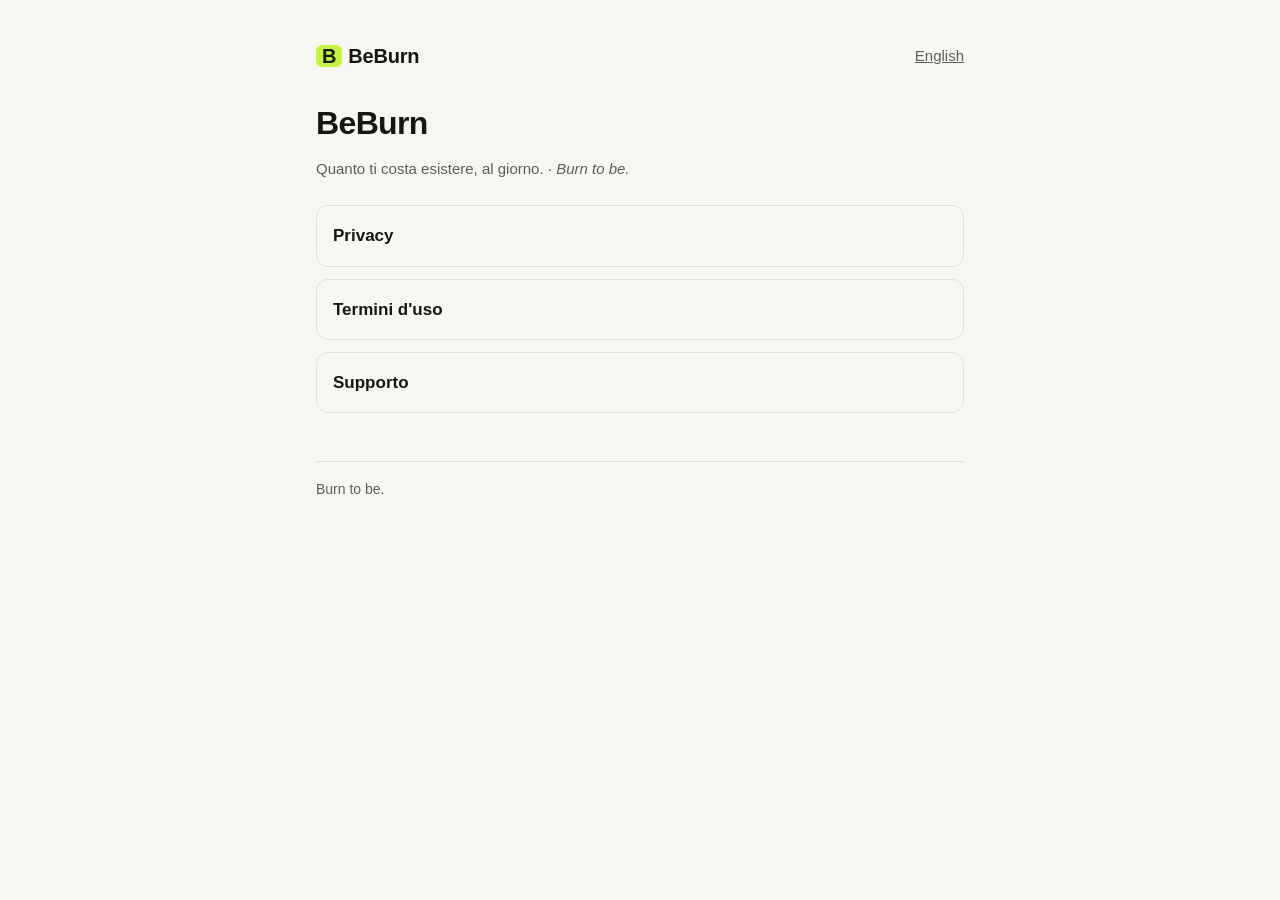
<file: index.html>
<!doctype html>
<html lang="it">
<head>
<meta charset="utf-8">
<meta name="viewport" content="width=device-width, initial-scale=1">
<title>BeBurn</title>
<meta name="description" content="BeBurn: privacy, termini e supporto.">
<link rel="stylesheet" href="style.css">
</head>
<body>
<main>
<header>
<a class="brand" href=""><span>B</span>BeBurn</a>
<a class="lang" href="en/" hreflang="en">English</a>
</header>
<h1>BeBurn</h1><p class="updated">Quanto ti costa esistere, al giorno. · <em>Burn to be.</em></p><div class="links"><a href="privacy/">Privacy</a><a href="termini/">Termini d'uso</a><a href="supporto/">Supporto</a></div>
<footer>Burn to be.</footer>
</main>
</body>
</html>
</file>
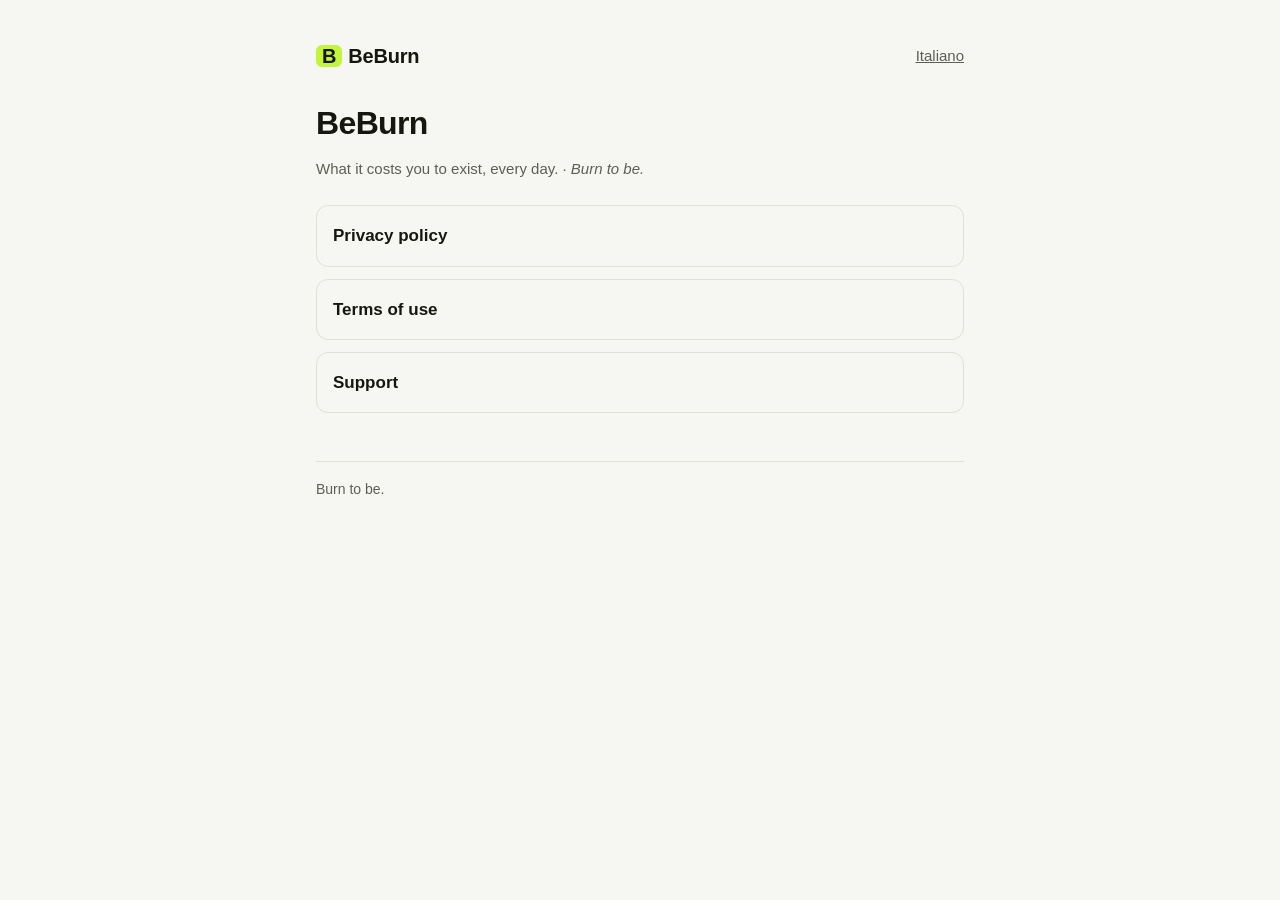
<file: en/index.html>
<!doctype html>
<html lang="en">
<head>
<meta charset="utf-8">
<meta name="viewport" content="width=device-width, initial-scale=1">
<title>BeBurn</title>
<meta name="description" content="BeBurn: privacy, terms and support.">
<link rel="stylesheet" href="../style.css">
</head>
<body>
<main>
<header>
<a class="brand" href="../en/"><span>B</span>BeBurn</a>
<a class="lang" href="../" hreflang="it">Italiano</a>
</header>
<h1>BeBurn</h1><p class="updated">What it costs you to exist, every day. · <em>Burn to be.</em></p><div class="links"><a href="../privacy/en/">Privacy policy</a><a href="../termini/en/">Terms of use</a><a href="../supporto/en/">Support</a></div>
<footer>Burn to be.</footer>
</main>
</body>
</html>
</file>
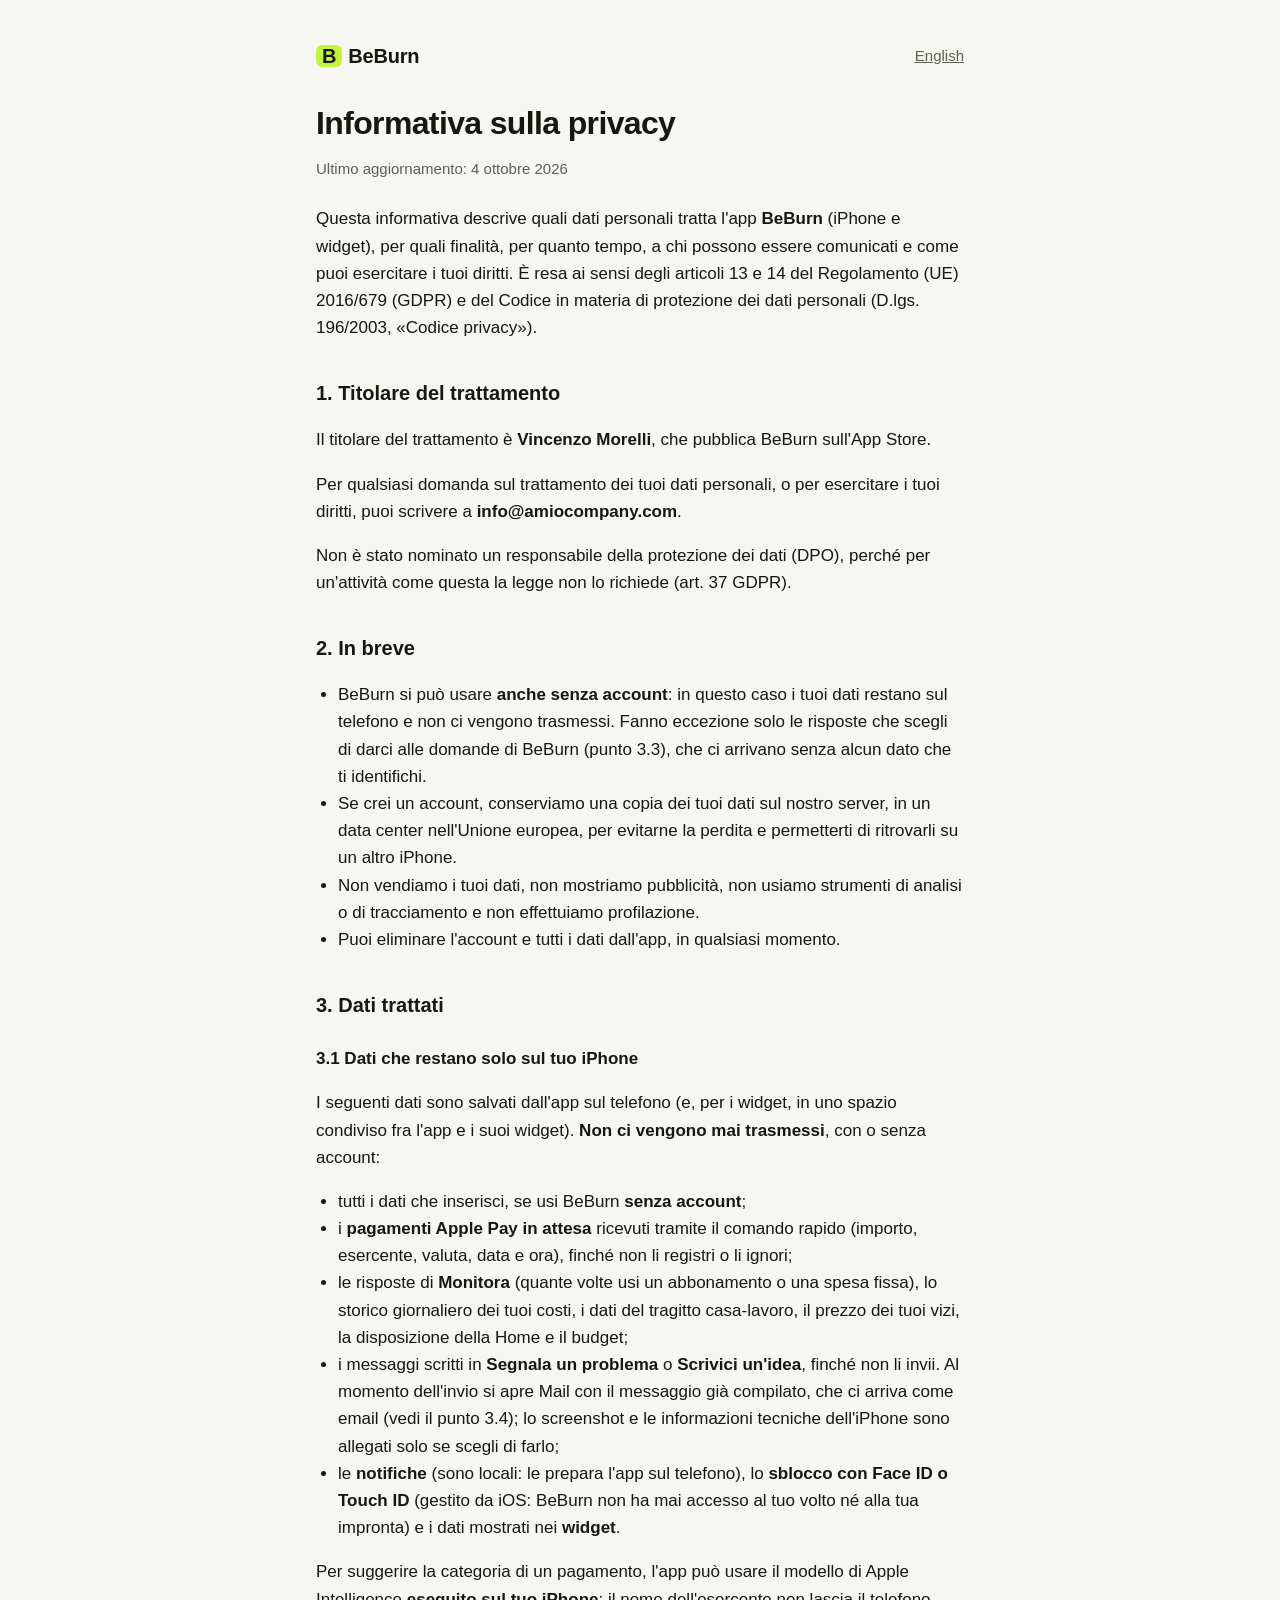
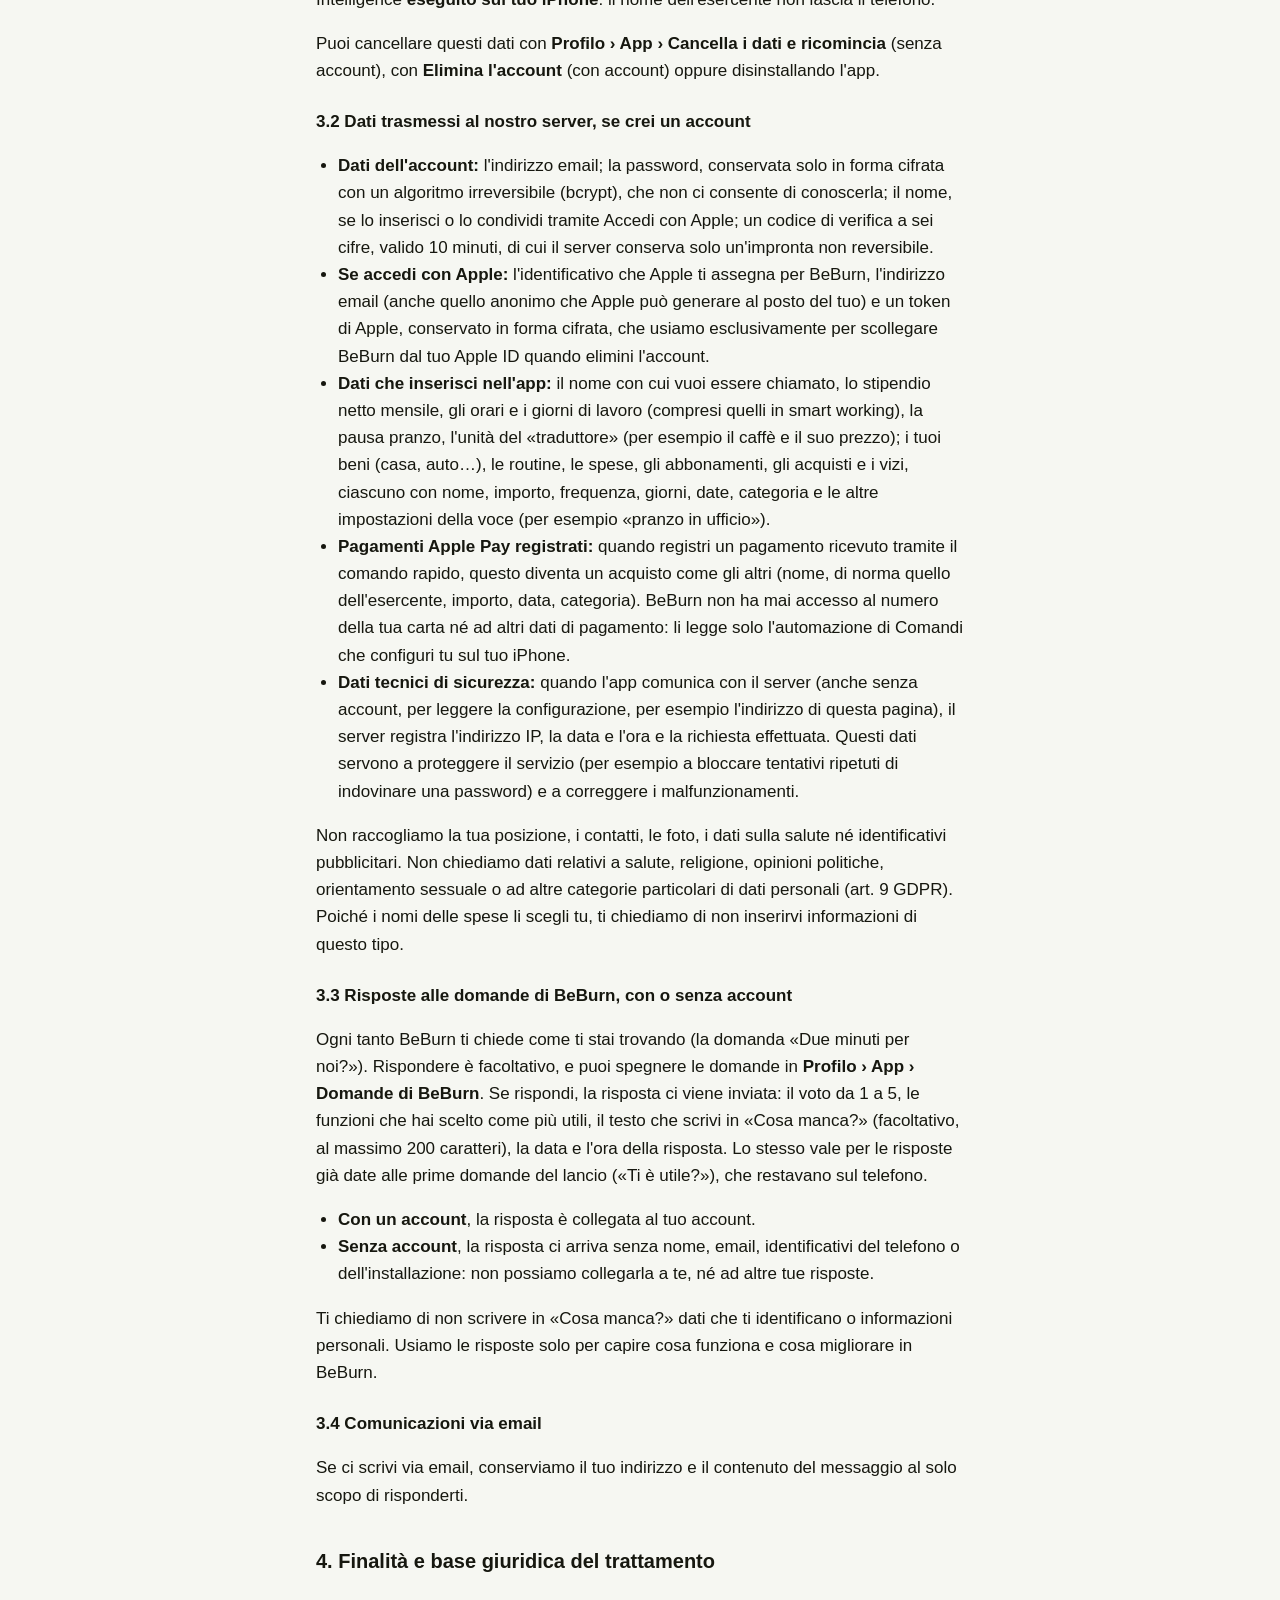
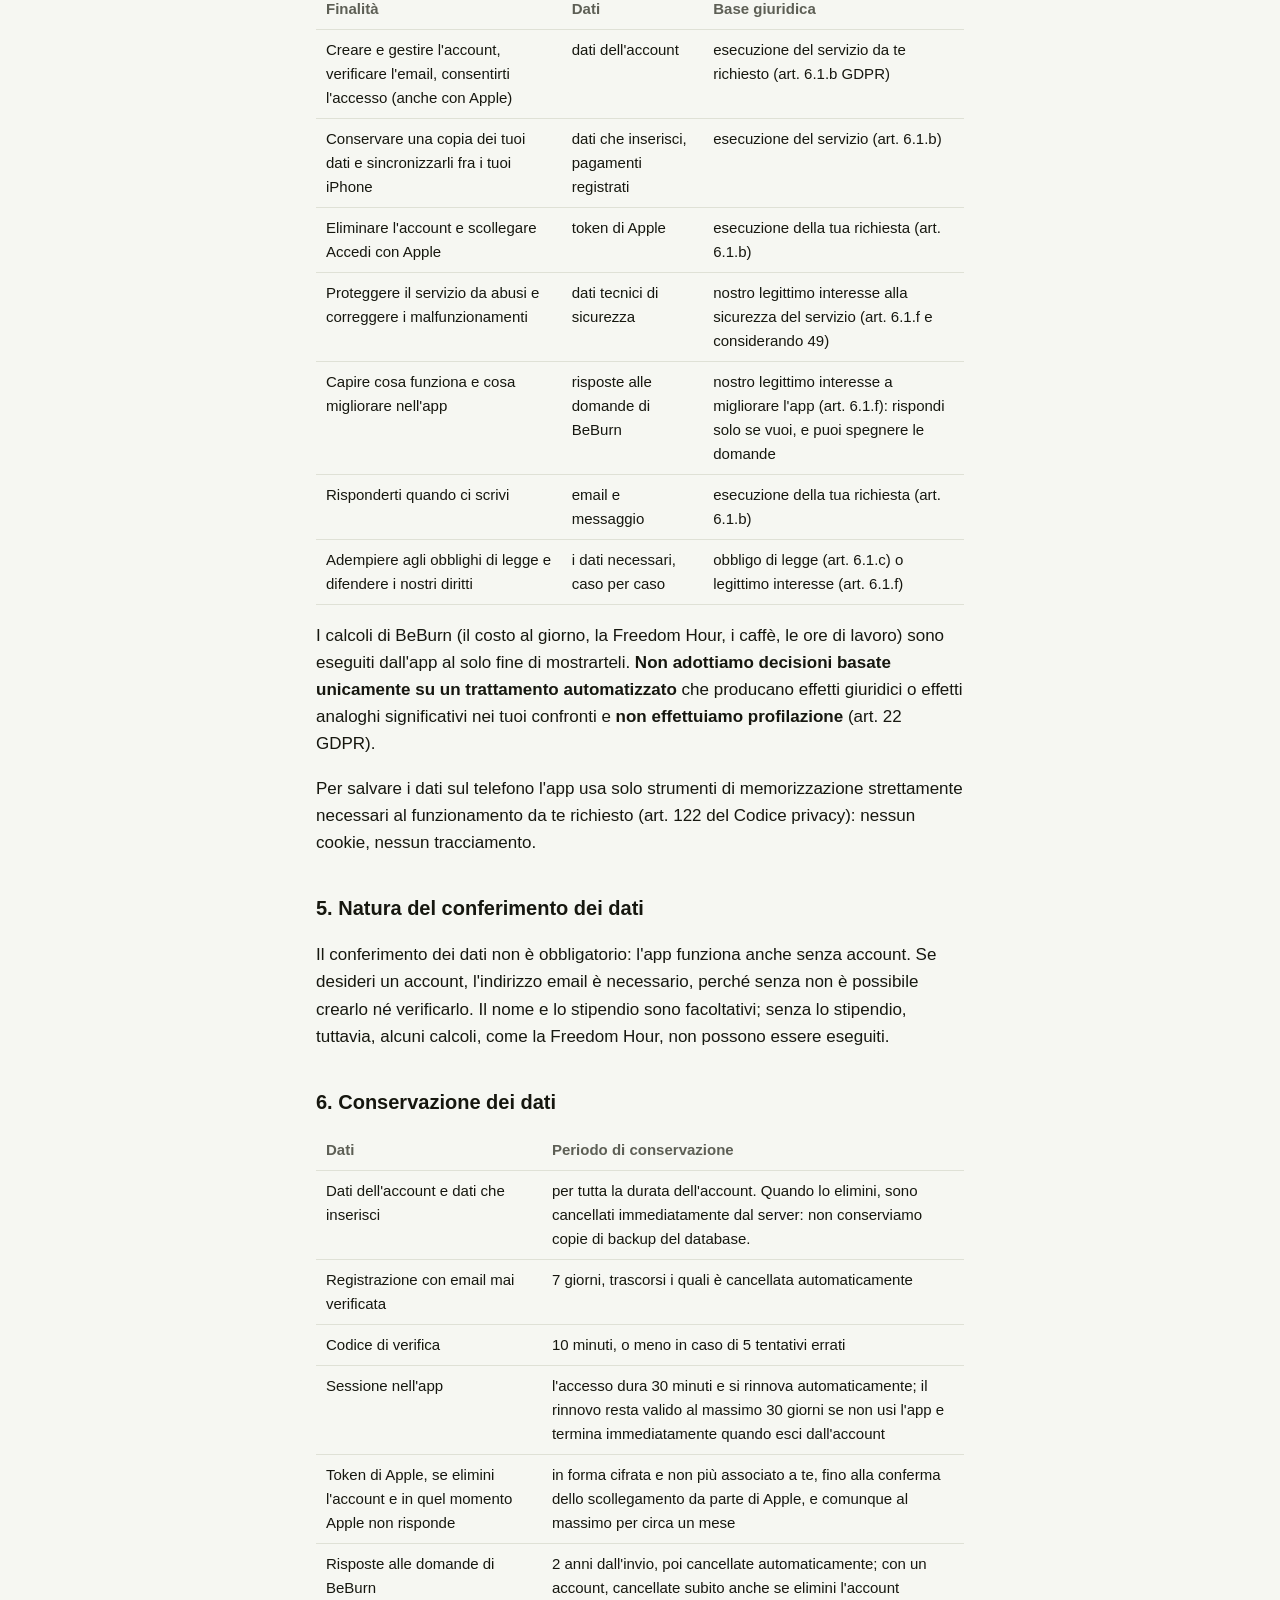
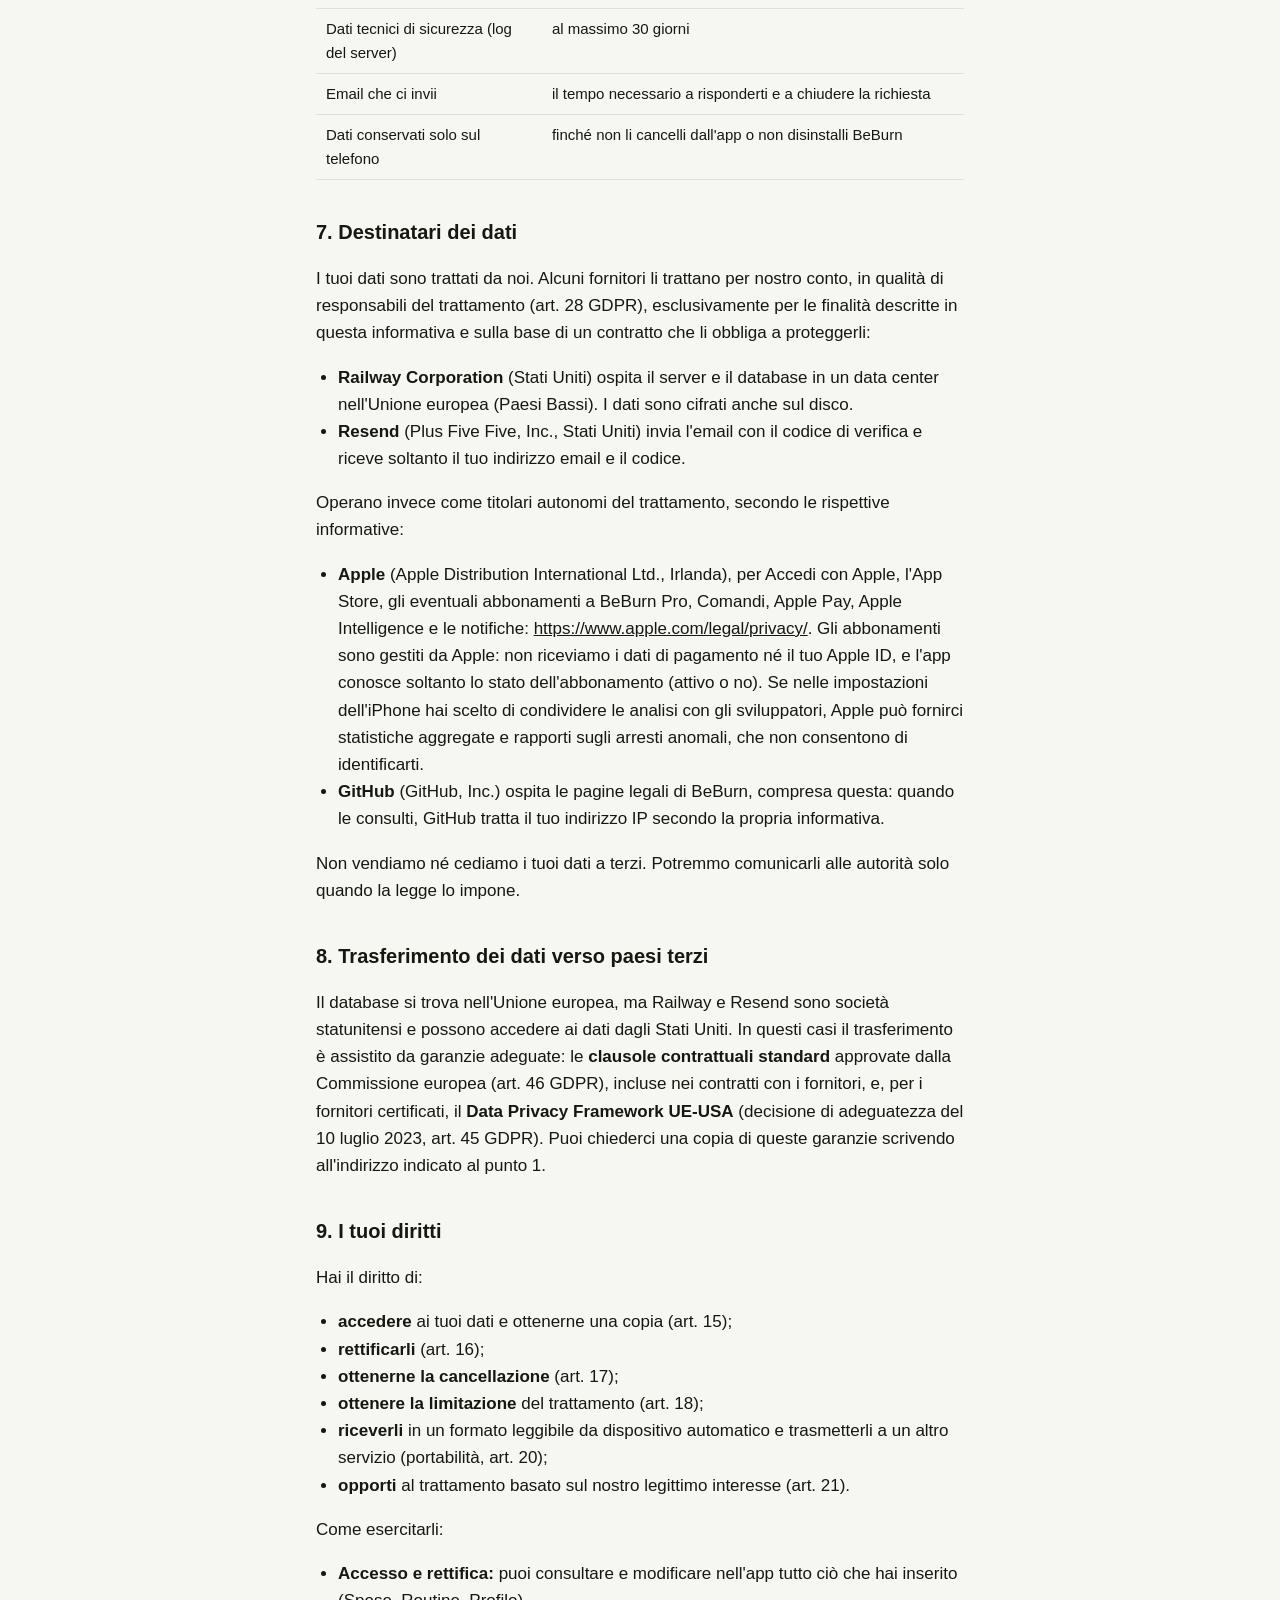
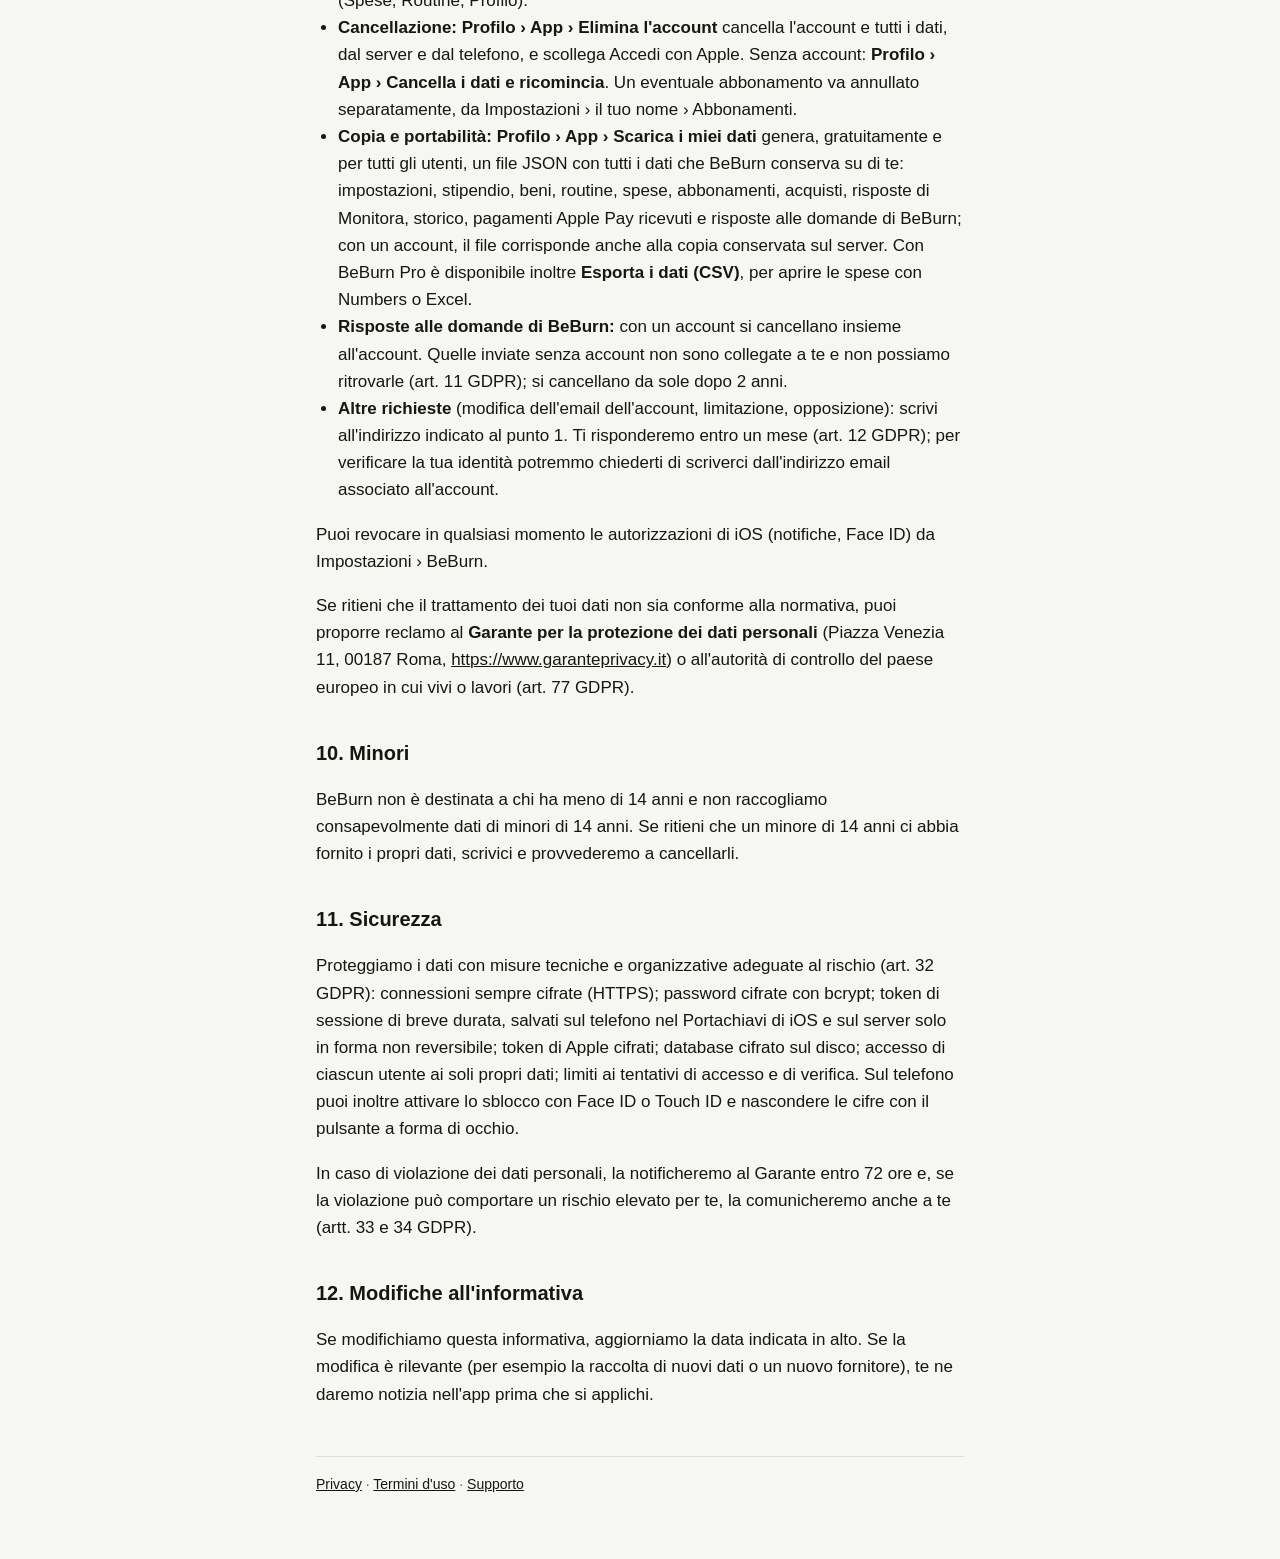
<file: privacy/index.html>
<!doctype html>
<html lang="it">
<head>
<meta charset="utf-8">
<meta name="viewport" content="width=device-width, initial-scale=1">
<title>Informativa sulla privacy · BeBurn</title>
<meta name="description" content="Informativa sulla privacy di BeBurn.">
<link rel="stylesheet" href="../style.css">
</head>
<body>
<main>
<header>
<a class="brand" href="../"><span>B</span>BeBurn</a>
<a class="lang" href="en/" hreflang="en">English</a>
</header>
<h1>Informativa sulla privacy</h1>
<p class="updated">Ultimo aggiornamento: 4 ottobre 2026</p>
<p>Questa informativa descrive quali dati personali tratta l'app <strong>BeBurn</strong> (iPhone e widget), per quali finalità, per quanto tempo, a chi possono essere comunicati e come puoi esercitare i tuoi diritti. È resa ai sensi degli articoli 13 e 14 del Regolamento (UE) 2016/679 (GDPR) e del Codice in materia di protezione dei dati personali (D.lgs. 196/2003, «Codice privacy»).</p>
<h2>1. Titolare del trattamento</h2>
<p>Il titolare del trattamento è <strong>Vincenzo Morelli</strong>, che pubblica BeBurn sull'App Store.</p>
<p>Per qualsiasi domanda sul trattamento dei tuoi dati personali, o per esercitare i tuoi diritti, puoi scrivere a <strong>info@amiocompany.com</strong>.</p>
<p>Non è stato nominato un responsabile della protezione dei dati (DPO), perché per un'attività come questa la legge non lo richiede (art. 37 GDPR).</p>
<h2>2. In breve</h2>
<ul>
<li>BeBurn si può usare <strong>anche senza account</strong>: in questo caso i tuoi dati restano sul telefono e non ci vengono trasmessi. Fanno eccezione solo le risposte che scegli di darci alle domande di BeBurn (punto 3.3), che ci arrivano senza alcun dato che ti identifichi.</li>
<li>Se crei un account, conserviamo una copia dei tuoi dati sul nostro server, in un data center nell'Unione europea, per evitarne la perdita e permetterti di ritrovarli su un altro iPhone.</li>
<li>Non vendiamo i tuoi dati, non mostriamo pubblicità, non usiamo strumenti di analisi o di tracciamento e non effettuiamo profilazione.</li>
<li>Puoi eliminare l'account e tutti i dati dall'app, in qualsiasi momento.</li>
</ul>
<h2>3. Dati trattati</h2>
<h3>3.1 Dati che restano solo sul tuo iPhone</h3>
<p>I seguenti dati sono salvati dall'app sul telefono (e, per i widget, in uno spazio condiviso fra l'app e i suoi widget). <strong>Non ci vengono mai trasmessi</strong>, con o senza account:</p>
<ul>
<li>tutti i dati che inserisci, se usi BeBurn <strong>senza account</strong>;</li>
<li>i <strong>pagamenti Apple Pay in attesa</strong> ricevuti tramite il comando rapido (importo, esercente, valuta, data e ora), finché non li registri o li ignori;</li>
<li>le risposte di <strong>Monitora</strong> (quante volte usi un abbonamento o una spesa fissa), lo storico giornaliero dei tuoi costi, i dati del tragitto casa-lavoro, il prezzo dei tuoi vizi, la disposizione della Home e il budget;</li>
<li>i messaggi scritti in <strong>Segnala un problema</strong> o <strong>Scrivici un'idea</strong>, finché non li invii. Al momento dell'invio si apre Mail con il messaggio già compilato, che ci arriva come email (vedi il punto 3.4); lo screenshot e le informazioni tecniche dell'iPhone sono allegati solo se scegli di farlo;</li>
<li>le <strong>notifiche</strong> (sono locali: le prepara l'app sul telefono), lo <strong>sblocco con Face ID o Touch ID</strong> (gestito da iOS: BeBurn non ha mai accesso al tuo volto né alla tua impronta) e i dati mostrati nei <strong>widget</strong>.</li>
</ul>
<p>Per suggerire la categoria di un pagamento, l'app può usare il modello di Apple Intelligence <strong>eseguito sul tuo iPhone</strong>: il nome dell'esercente non lascia il telefono.</p>
<p>Puoi cancellare questi dati con <strong>Profilo › App › Cancella i dati e ricomincia</strong> (senza account), con <strong>Elimina l'account</strong> (con account) oppure disinstallando l'app.</p>
<h3>3.2 Dati trasmessi al nostro server, se crei un account</h3>
<ul>
<li><strong>Dati dell'account:</strong> l'indirizzo email; la password, conservata solo in forma cifrata con un algoritmo irreversibile (bcrypt), che non ci consente di conoscerla; il nome, se lo inserisci o lo condividi tramite Accedi con Apple; un codice di verifica a sei cifre, valido 10 minuti, di cui il server conserva solo un'impronta non reversibile.</li>
<li><strong>Se accedi con Apple:</strong> l'identificativo che Apple ti assegna per BeBurn, l'indirizzo email (anche quello anonimo che Apple può generare al posto del tuo) e un token di Apple, conservato in forma cifrata, che usiamo esclusivamente per scollegare BeBurn dal tuo Apple ID quando elimini l'account.</li>
<li><strong>Dati che inserisci nell'app:</strong> il nome con cui vuoi essere chiamato, lo stipendio netto mensile, gli orari e i giorni di lavoro (compresi quelli in smart working), la pausa pranzo, l'unità del «traduttore» (per esempio il caffè e il suo prezzo); i tuoi beni (casa, auto…), le routine, le spese, gli abbonamenti, gli acquisti e i vizi, ciascuno con nome, importo, frequenza, giorni, date, categoria e le altre impostazioni della voce (per esempio «pranzo in ufficio»).</li>
<li><strong>Pagamenti Apple Pay registrati:</strong> quando registri un pagamento ricevuto tramite il comando rapido, questo diventa un acquisto come gli altri (nome, di norma quello dell'esercente, importo, data, categoria). BeBurn non ha mai accesso al numero della tua carta né ad altri dati di pagamento: li legge solo l'automazione di Comandi che configuri tu sul tuo iPhone.</li>
<li><strong>Dati tecnici di sicurezza:</strong> quando l'app comunica con il server (anche senza account, per leggere la configurazione, per esempio l'indirizzo di questa pagina), il server registra l'indirizzo IP, la data e l'ora e la richiesta effettuata. Questi dati servono a proteggere il servizio (per esempio a bloccare tentativi ripetuti di indovinare una password) e a correggere i malfunzionamenti.</li>
</ul>
<p>Non raccogliamo la tua posizione, i contatti, le foto, i dati sulla salute né identificativi pubblicitari. Non chiediamo dati relativi a salute, religione, opinioni politiche, orientamento sessuale o ad altre categorie particolari di dati personali (art. 9 GDPR). Poiché i nomi delle spese li scegli tu, ti chiediamo di non inserirvi informazioni di questo tipo.</p>
<h3>3.3 Risposte alle domande di BeBurn, con o senza account</h3>
<p>Ogni tanto BeBurn ti chiede come ti stai trovando (la domanda «Due minuti per noi?»). Rispondere è facoltativo, e puoi spegnere le domande in <strong>Profilo › App › Domande di BeBurn</strong>. Se rispondi, la risposta ci viene inviata: il voto da 1 a 5, le funzioni che hai scelto come più utili, il testo che scrivi in «Cosa manca?» (facoltativo, al massimo 200 caratteri), la data e l'ora della risposta. Lo stesso vale per le risposte già date alle prime domande del lancio («Ti è utile?»), che restavano sul telefono.</p>
<ul>
<li><strong>Con un account</strong>, la risposta è collegata al tuo account.</li>
<li><strong>Senza account</strong>, la risposta ci arriva senza nome, email, identificativi del telefono o dell'installazione: non possiamo collegarla a te, né ad altre tue risposte.</li>
</ul>
<p>Ti chiediamo di non scrivere in «Cosa manca?» dati che ti identificano o informazioni personali. Usiamo le risposte solo per capire cosa funziona e cosa migliorare in BeBurn.</p>
<h3>3.4 Comunicazioni via email</h3>
<p>Se ci scrivi via email, conserviamo il tuo indirizzo e il contenuto del messaggio al solo scopo di risponderti.</p>
<h2>4. Finalità e base giuridica del trattamento</h2>
<div class="table"><table>
<thead><tr><th>Finalità</th><th>Dati</th><th>Base giuridica</th></tr></thead>
<tbody>
<tr><td>Creare e gestire l'account, verificare l'email, consentirti l'accesso (anche con Apple)</td><td>dati dell'account</td><td>esecuzione del servizio da te richiesto (art. 6.1.b GDPR)</td></tr>
<tr><td>Conservare una copia dei tuoi dati e sincronizzarli fra i tuoi iPhone</td><td>dati che inserisci, pagamenti registrati</td><td>esecuzione del servizio (art. 6.1.b)</td></tr>
<tr><td>Eliminare l'account e scollegare Accedi con Apple</td><td>token di Apple</td><td>esecuzione della tua richiesta (art. 6.1.b)</td></tr>
<tr><td>Proteggere il servizio da abusi e correggere i malfunzionamenti</td><td>dati tecnici di sicurezza</td><td>nostro legittimo interesse alla sicurezza del servizio (art. 6.1.f e considerando 49)</td></tr>
<tr><td>Capire cosa funziona e cosa migliorare nell'app</td><td>risposte alle domande di BeBurn</td><td>nostro legittimo interesse a migliorare l'app (art. 6.1.f): rispondi solo se vuoi, e puoi spegnere le domande</td></tr>
<tr><td>Risponderti quando ci scrivi</td><td>email e messaggio</td><td>esecuzione della tua richiesta (art. 6.1.b)</td></tr>
<tr><td>Adempiere agli obblighi di legge e difendere i nostri diritti</td><td>i dati necessari, caso per caso</td><td>obbligo di legge (art. 6.1.c) o legittimo interesse (art. 6.1.f)</td></tr>
</tbody></table></div>
<p>I calcoli di BeBurn (il costo al giorno, la Freedom Hour, i caffè, le ore di lavoro) sono eseguiti dall'app al solo fine di mostrarteli. <strong>Non adottiamo decisioni basate unicamente su un trattamento automatizzato</strong> che producano effetti giuridici o effetti analoghi significativi nei tuoi confronti e <strong>non effettuiamo profilazione</strong> (art. 22 GDPR).</p>
<p>Per salvare i dati sul telefono l'app usa solo strumenti di memorizzazione strettamente necessari al funzionamento da te richiesto (art. 122 del Codice privacy): nessun cookie, nessun tracciamento.</p>
<h2>5. Natura del conferimento dei dati</h2>
<p>Il conferimento dei dati non è obbligatorio: l'app funziona anche senza account. Se desideri un account, l'indirizzo email è necessario, perché senza non è possibile crearlo né verificarlo. Il nome e lo stipendio sono facoltativi; senza lo stipendio, tuttavia, alcuni calcoli, come la Freedom Hour, non possono essere eseguiti.</p>
<h2>6. Conservazione dei dati</h2>
<div class="table"><table>
<thead><tr><th>Dati</th><th>Periodo di conservazione</th></tr></thead>
<tbody>
<tr><td>Dati dell'account e dati che inserisci</td><td>per tutta la durata dell'account. Quando lo elimini, sono cancellati immediatamente dal server: non conserviamo copie di backup del database.</td></tr>
<tr><td>Registrazione con email mai verificata</td><td>7 giorni, trascorsi i quali è cancellata automaticamente</td></tr>
<tr><td>Codice di verifica</td><td>10 minuti, o meno in caso di 5 tentativi errati</td></tr>
<tr><td>Sessione nell'app</td><td>l'accesso dura 30 minuti e si rinnova automaticamente; il rinnovo resta valido al massimo 30 giorni se non usi l'app e termina immediatamente quando esci dall'account</td></tr>
<tr><td>Token di Apple, se elimini l'account e in quel momento Apple non risponde</td><td>in forma cifrata e non più associato a te, fino alla conferma dello scollegamento da parte di Apple, e comunque al massimo per circa un mese</td></tr>
<tr><td>Risposte alle domande di BeBurn</td><td>2 anni dall'invio, poi cancellate automaticamente; con un account, cancellate subito anche se elimini l'account</td></tr>
<tr><td>Dati tecnici di sicurezza (log del server)</td><td>al massimo 30 giorni</td></tr>
<tr><td>Email che ci invii</td><td>il tempo necessario a risponderti e a chiudere la richiesta</td></tr>
<tr><td>Dati conservati solo sul telefono</td><td>finché non li cancelli dall'app o non disinstalli BeBurn</td></tr>
</tbody></table></div>
<h2>7. Destinatari dei dati</h2>
<p>I tuoi dati sono trattati da noi. Alcuni fornitori li trattano per nostro conto, in qualità di responsabili del trattamento (art. 28 GDPR), esclusivamente per le finalità descritte in questa informativa e sulla base di un contratto che li obbliga a proteggerli:</p>
<ul>
<li><strong>Railway Corporation</strong> (Stati Uniti) ospita il server e il database in un data center nell'Unione europea (Paesi Bassi). I dati sono cifrati anche sul disco.</li>
<li><strong>Resend</strong> (Plus Five Five, Inc., Stati Uniti) invia l'email con il codice di verifica e riceve soltanto il tuo indirizzo email e il codice.</li>
</ul>
<p>Operano invece come titolari autonomi del trattamento, secondo le rispettive informative:</p>
<ul>
<li><strong>Apple</strong> (Apple Distribution International Ltd., Irlanda), per Accedi con Apple, l'App Store, gli eventuali abbonamenti a BeBurn Pro, Comandi, Apple Pay, Apple Intelligence e le notifiche: <a href="https://www.apple.com/legal/privacy/">https://www.apple.com/legal/privacy/</a>. Gli abbonamenti sono gestiti da Apple: non riceviamo i dati di pagamento né il tuo Apple ID, e l'app conosce soltanto lo stato dell'abbonamento (attivo o no). Se nelle impostazioni dell'iPhone hai scelto di condividere le analisi con gli sviluppatori, Apple può fornirci statistiche aggregate e rapporti sugli arresti anomali, che non consentono di identificarti.</li>
<li><strong>GitHub</strong> (GitHub, Inc.) ospita le pagine legali di BeBurn, compresa questa: quando le consulti, GitHub tratta il tuo indirizzo IP secondo la propria informativa.</li>
</ul>
<p>Non vendiamo né cediamo i tuoi dati a terzi. Potremmo comunicarli alle autorità solo quando la legge lo impone.</p>
<h2>8. Trasferimento dei dati verso paesi terzi</h2>
<p>Il database si trova nell'Unione europea, ma Railway e Resend sono società statunitensi e possono accedere ai dati dagli Stati Uniti. In questi casi il trasferimento è assistito da garanzie adeguate: le <strong>clausole contrattuali standard</strong> approvate dalla Commissione europea (art. 46 GDPR), incluse nei contratti con i fornitori, e, per i fornitori certificati, il <strong>Data Privacy Framework UE-USA</strong> (decisione di adeguatezza del 10 luglio 2023, art. 45 GDPR). Puoi chiederci una copia di queste garanzie scrivendo all'indirizzo indicato al punto 1.</p>
<h2>9. I tuoi diritti</h2>
<p>Hai il diritto di:</p>
<ul>
<li><strong>accedere</strong> ai tuoi dati e ottenerne una copia (art. 15);</li>
<li><strong>rettificarli</strong> (art. 16);</li>
<li><strong>ottenerne la cancellazione</strong> (art. 17);</li>
<li><strong>ottenere la limitazione</strong> del trattamento (art. 18);</li>
<li><strong>riceverli</strong> in un formato leggibile da dispositivo automatico e trasmetterli a un altro servizio (portabilità, art. 20);</li>
<li><strong>opporti</strong> al trattamento basato sul nostro legittimo interesse (art. 21).</li>
</ul>
<p>Come esercitarli:</p>
<ul>
<li><strong>Accesso e rettifica:</strong> puoi consultare e modificare nell'app tutto ciò che hai inserito (Spese, Routine, Profilo).</li>
<li><strong>Cancellazione:</strong> <strong>Profilo › App › Elimina l'account</strong> cancella l'account e tutti i dati, dal server e dal telefono, e scollega Accedi con Apple. Senza account: <strong>Profilo › App › Cancella i dati e ricomincia</strong>. Un eventuale abbonamento va annullato separatamente, da Impostazioni › il tuo nome › Abbonamenti.</li>
<li><strong>Copia e portabilità:</strong> <strong>Profilo › App › Scarica i miei dati</strong> genera, gratuitamente e per tutti gli utenti, un file JSON con tutti i dati che BeBurn conserva su di te: impostazioni, stipendio, beni, routine, spese, abbonamenti, acquisti, risposte di Monitora, storico, pagamenti Apple Pay ricevuti e risposte alle domande di BeBurn; con un account, il file corrisponde anche alla copia conservata sul server. Con BeBurn Pro è disponibile inoltre <strong>Esporta i dati (CSV)</strong>, per aprire le spese con Numbers o Excel.</li>
<li><strong>Risposte alle domande di BeBurn:</strong> con un account si cancellano insieme all'account. Quelle inviate senza account non sono collegate a te e non possiamo ritrovarle (art. 11 GDPR); si cancellano da sole dopo 2 anni.</li>
<li><strong>Altre richieste</strong> (modifica dell'email dell'account, limitazione, opposizione): scrivi all'indirizzo indicato al punto 1. Ti risponderemo entro un mese (art. 12 GDPR); per verificare la tua identità potremmo chiederti di scriverci dall'indirizzo email associato all'account.</li>
</ul>
<p>Puoi revocare in qualsiasi momento le autorizzazioni di iOS (notifiche, Face ID) da Impostazioni › BeBurn.</p>
<p>Se ritieni che il trattamento dei tuoi dati non sia conforme alla normativa, puoi proporre reclamo al <strong>Garante per la protezione dei dati personali</strong> (Piazza Venezia 11, 00187 Roma, <a href="https://www.garanteprivacy.it">https://www.garanteprivacy.it</a>) o all'autorità di controllo del paese europeo in cui vivi o lavori (art. 77 GDPR).</p>
<h2>10. Minori</h2>
<p>BeBurn non è destinata a chi ha meno di 14 anni e non raccogliamo consapevolmente dati di minori di 14 anni. Se ritieni che un minore di 14 anni ci abbia fornito i propri dati, scrivici e provvederemo a cancellarli.</p>
<h2>11. Sicurezza</h2>
<p>Proteggiamo i dati con misure tecniche e organizzative adeguate al rischio (art. 32 GDPR): connessioni sempre cifrate (HTTPS); password cifrate con bcrypt; token di sessione di breve durata, salvati sul telefono nel Portachiavi di iOS e sul server solo in forma non reversibile; token di Apple cifrati; database cifrato sul disco; accesso di ciascun utente ai soli propri dati; limiti ai tentativi di accesso e di verifica. Sul telefono puoi inoltre attivare lo sblocco con Face ID o Touch ID e nascondere le cifre con il pulsante a forma di occhio.</p>
<p>In caso di violazione dei dati personali, la notificheremo al Garante entro 72 ore e, se la violazione può comportare un rischio elevato per te, la comunicheremo anche a te (artt. 33 e 34 GDPR).</p>
<h2>12. Modifiche all'informativa</h2>
<p>Se modifichiamo questa informativa, aggiorniamo la data indicata in alto. Se la modifica è rilevante (per esempio la raccolta di nuovi dati o un nuovo fornitore), te ne daremo notizia nell'app prima che si applichi.</p>
<footer><a href="../privacy/">Privacy</a> · <a href="../termini/">Termini d'uso</a> · <a href="../supporto/">Supporto</a></footer>
</main>
</body>
</html>
</file>
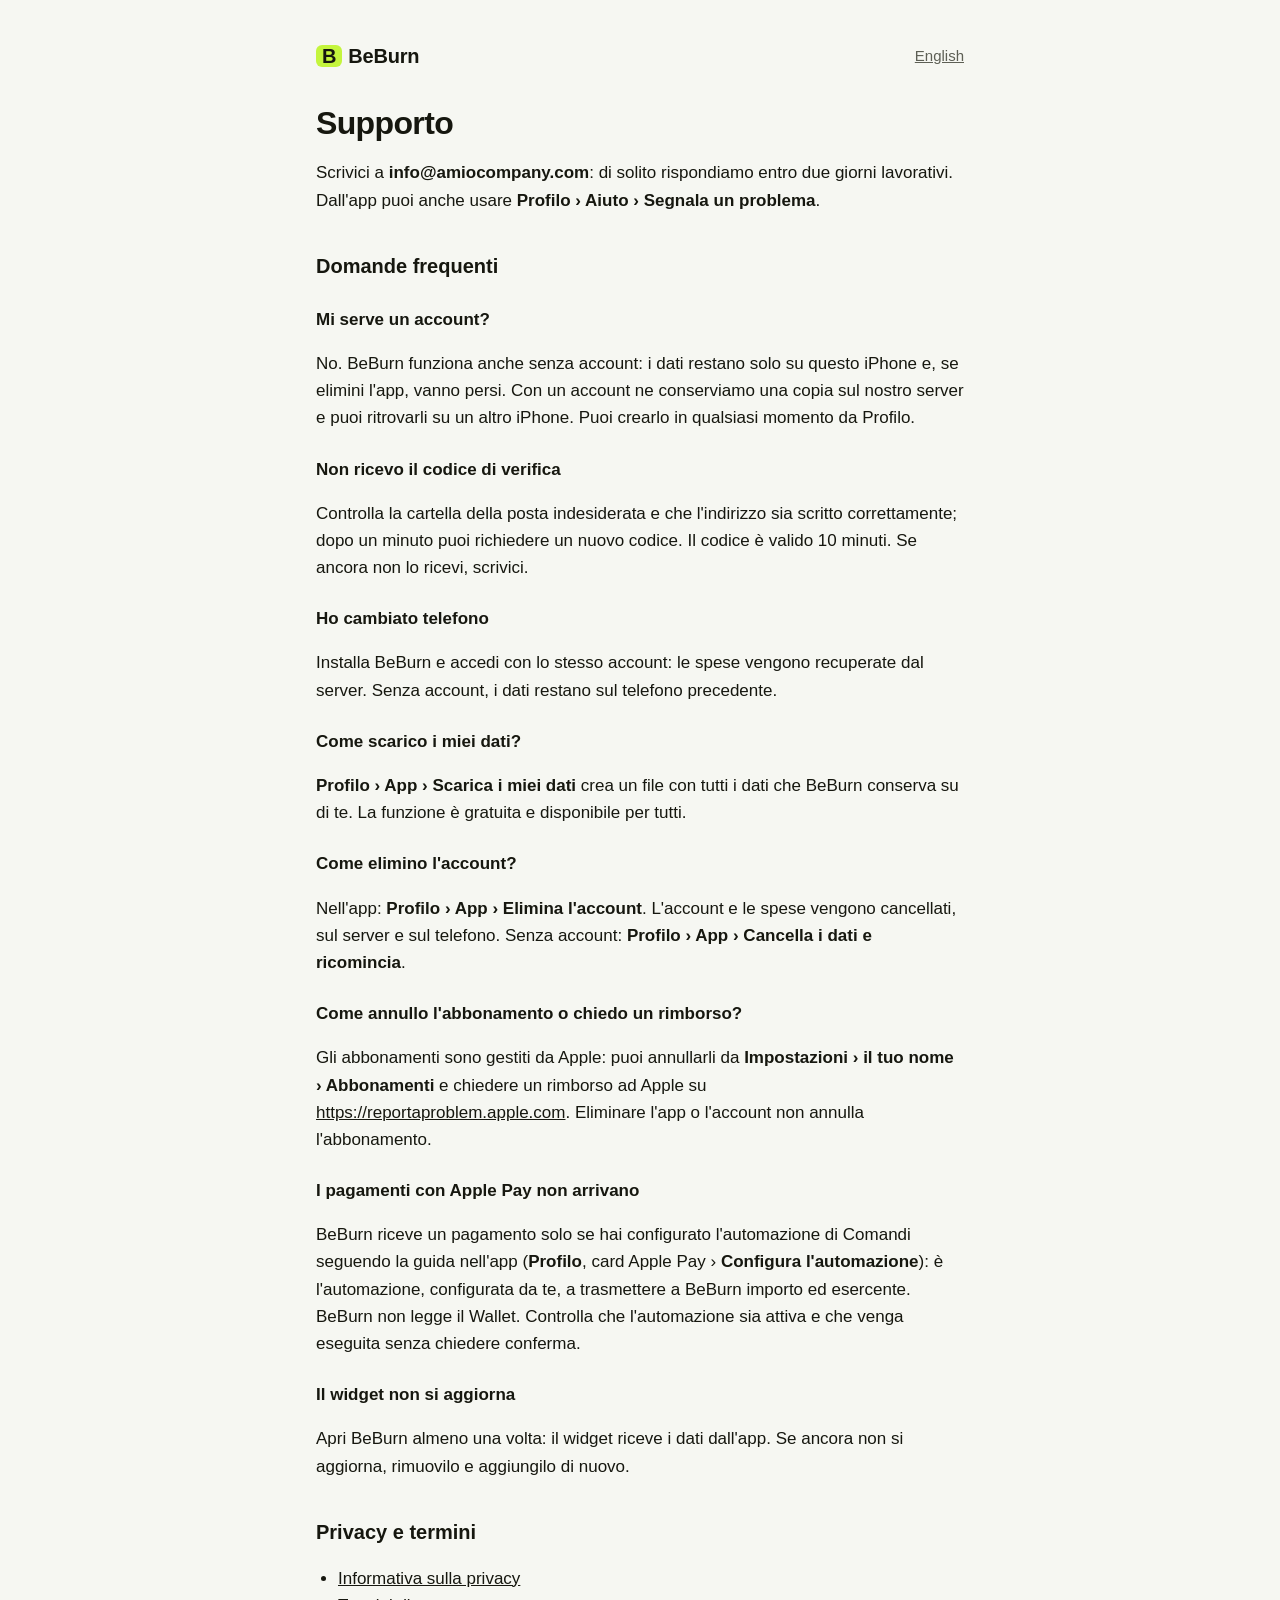
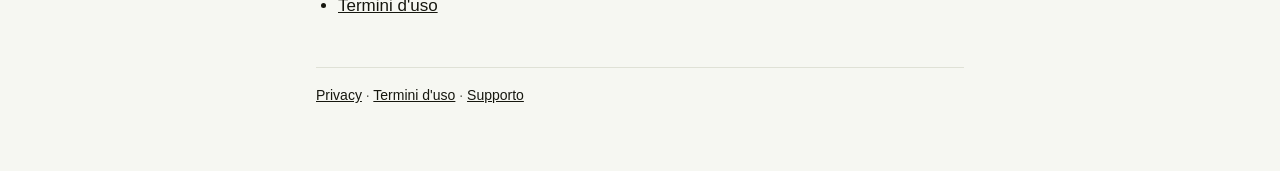
<file: supporto/index.html>
<!doctype html>
<html lang="it">
<head>
<meta charset="utf-8">
<meta name="viewport" content="width=device-width, initial-scale=1">
<title>Supporto · BeBurn</title>
<meta name="description" content="Aiuto e contatti per BeBurn.">
<link rel="stylesheet" href="../style.css">
</head>
<body>
<main>
<header>
<a class="brand" href="../"><span>B</span>BeBurn</a>
<a class="lang" href="en/" hreflang="en">English</a>
</header>
<h1>Supporto</h1>
<p>Scrivici a <strong>info@amiocompany.com</strong>: di solito rispondiamo entro due giorni lavorativi. Dall'app puoi anche usare <strong>Profilo › Aiuto › Segnala un problema</strong>.</p>
<h2>Domande frequenti</h2>
<h3>Mi serve un account?</h3>
<p>No. BeBurn funziona anche senza account: i dati restano solo su questo iPhone e, se elimini l'app, vanno persi. Con un account ne conserviamo una copia sul nostro server e puoi ritrovarli su un altro iPhone. Puoi crearlo in qualsiasi momento da Profilo.</p>
<h3>Non ricevo il codice di verifica</h3>
<p>Controlla la cartella della posta indesiderata e che l'indirizzo sia scritto correttamente; dopo un minuto puoi richiedere un nuovo codice. Il codice è valido 10 minuti. Se ancora non lo ricevi, scrivici.</p>
<h3>Ho cambiato telefono</h3>
<p>Installa BeBurn e accedi con lo stesso account: le spese vengono recuperate dal server. Senza account, i dati restano sul telefono precedente.</p>
<h3>Come scarico i miei dati?</h3>
<p><strong>Profilo › App › Scarica i miei dati</strong> crea un file con tutti i dati che BeBurn conserva su di te. La funzione è gratuita e disponibile per tutti.</p>
<h3>Come elimino l'account?</h3>
<p>Nell'app: <strong>Profilo › App › Elimina l'account</strong>. L'account e le spese vengono cancellati, sul server e sul telefono. Senza account: <strong>Profilo › App › Cancella i dati e ricomincia</strong>.</p>
<h3>Come annullo l'abbonamento o chiedo un rimborso?</h3>
<p>Gli abbonamenti sono gestiti da Apple: puoi annullarli da <strong>Impostazioni › il tuo nome › Abbonamenti</strong> e chiedere un rimborso ad Apple su <a href="https://reportaproblem.apple.com">https://reportaproblem.apple.com</a>. Eliminare l'app o l'account non annulla l'abbonamento.</p>
<h3>I pagamenti con Apple Pay non arrivano</h3>
<p>BeBurn riceve un pagamento solo se hai configurato l'automazione di Comandi seguendo la guida nell'app (<strong>Profilo</strong>, card Apple Pay › <strong>Configura l'automazione</strong>): è l'automazione, configurata da te, a trasmettere a BeBurn importo ed esercente. BeBurn non legge il Wallet. Controlla che l'automazione sia attiva e che venga eseguita senza chiedere conferma.</p>
<h3>Il widget non si aggiorna</h3>
<p>Apri BeBurn almeno una volta: il widget riceve i dati dall'app. Se ancora non si aggiorna, rimuovilo e aggiungilo di nuovo.</p>
<h2>Privacy e termini</h2>
<ul>
<li><a href="../privacy/">Informativa sulla privacy</a></li>
<li><a href="../termini/">Termini d'uso</a></li>
</ul>
<footer><a href="../privacy/">Privacy</a> · <a href="../termini/">Termini d'uso</a> · <a href="../supporto/">Supporto</a></footer>
</main>
</body>
</html>
</file>
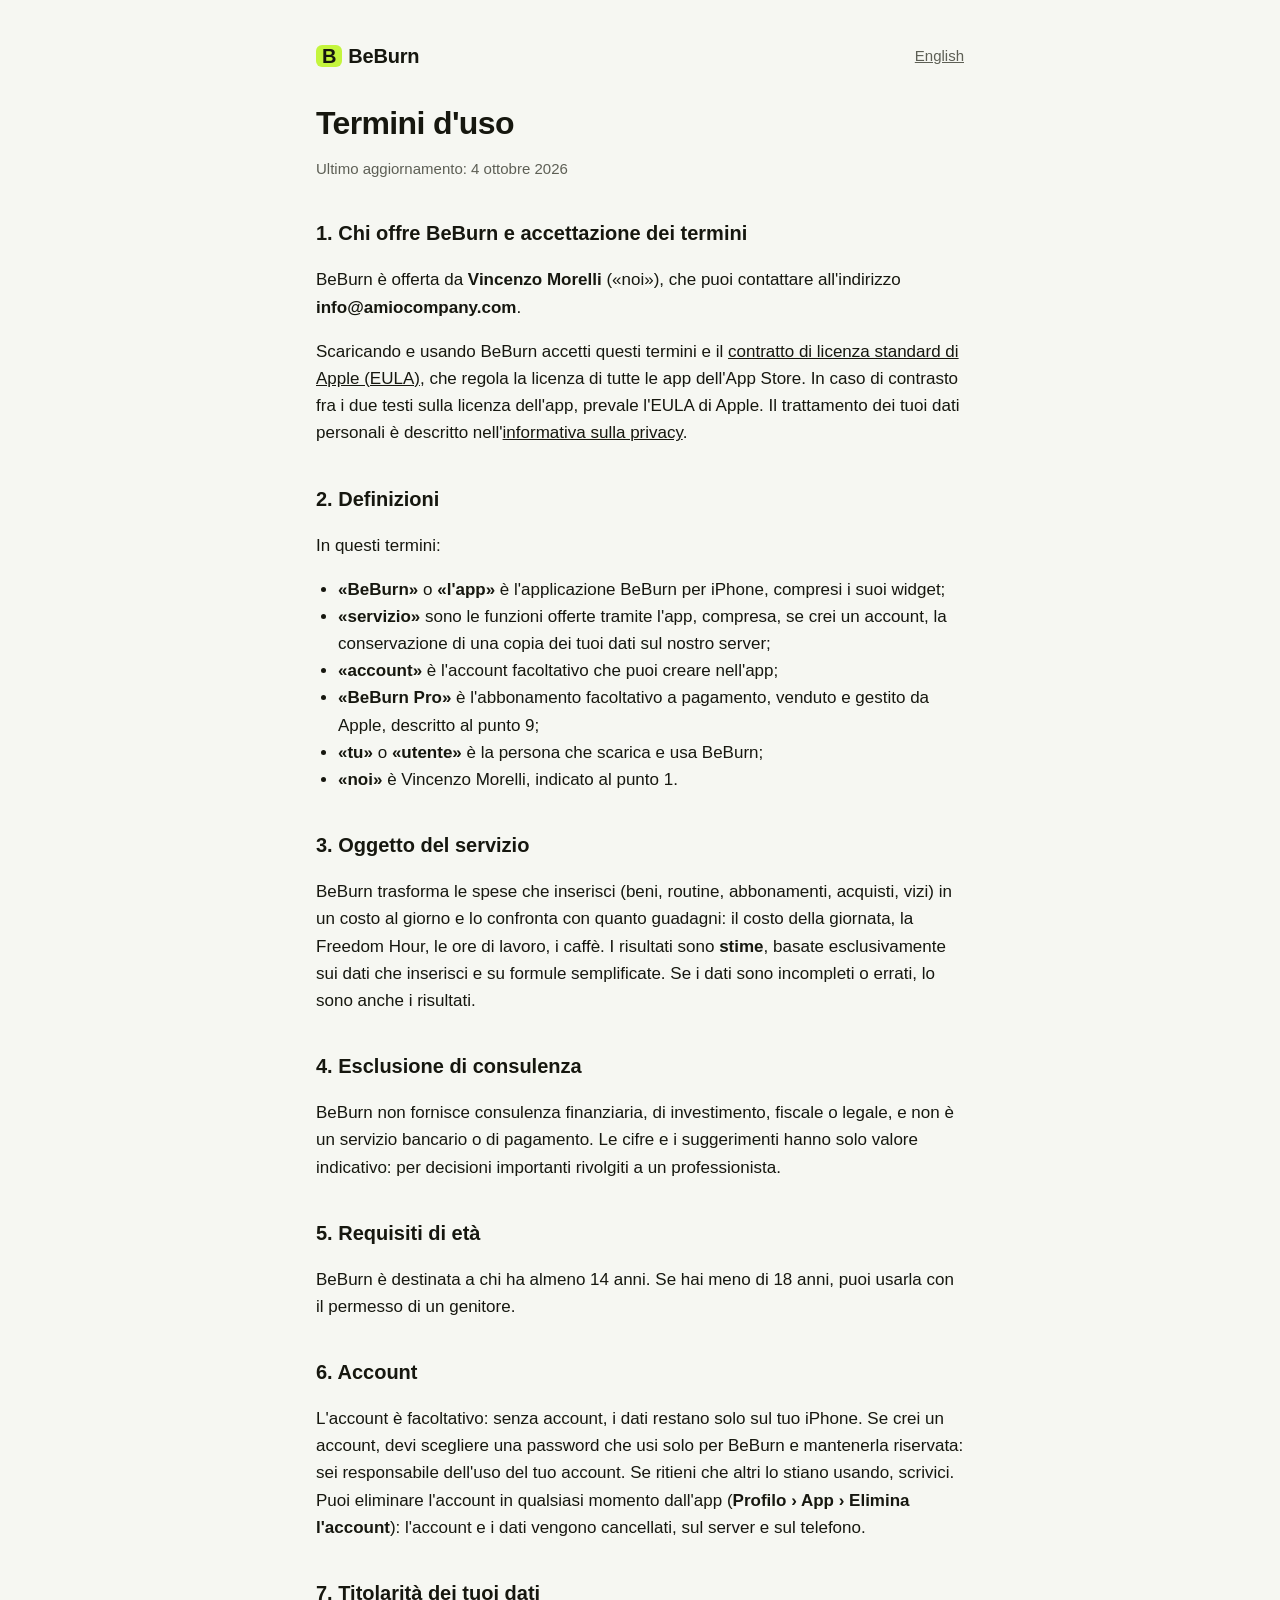
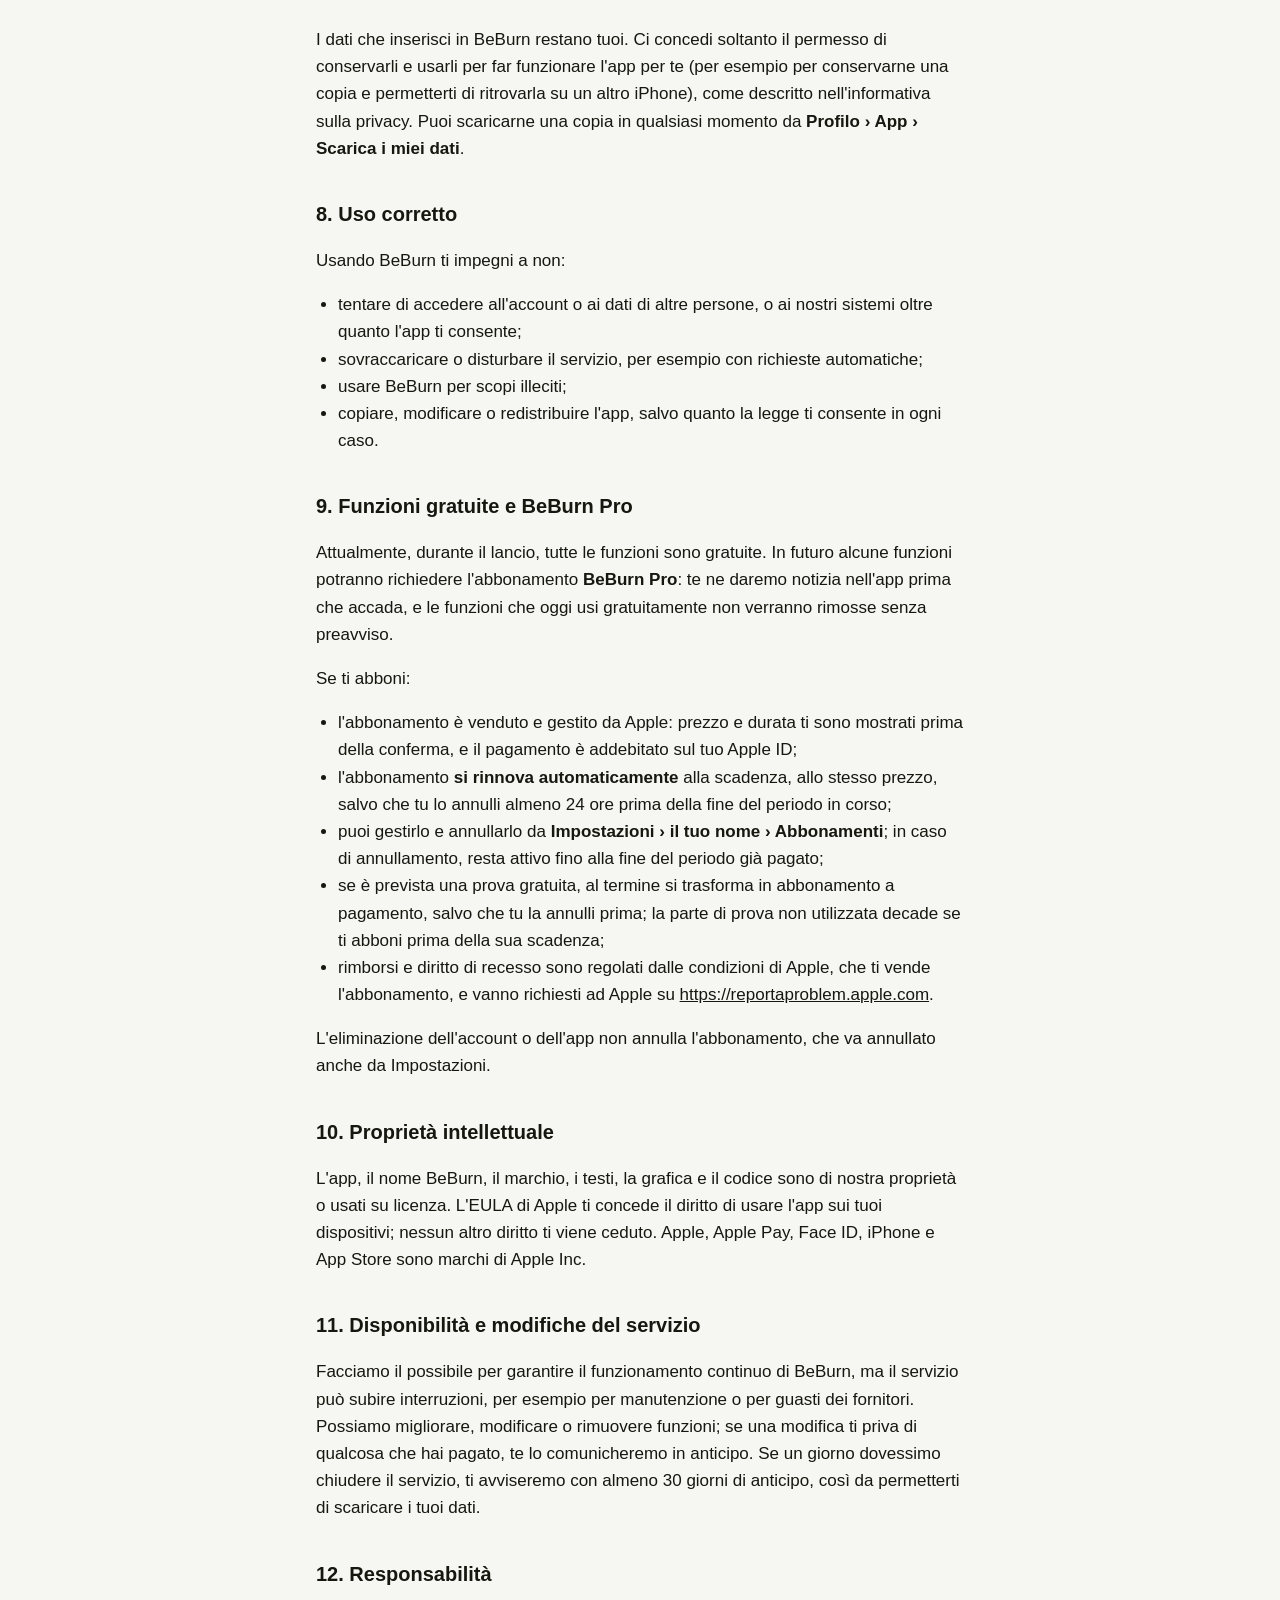
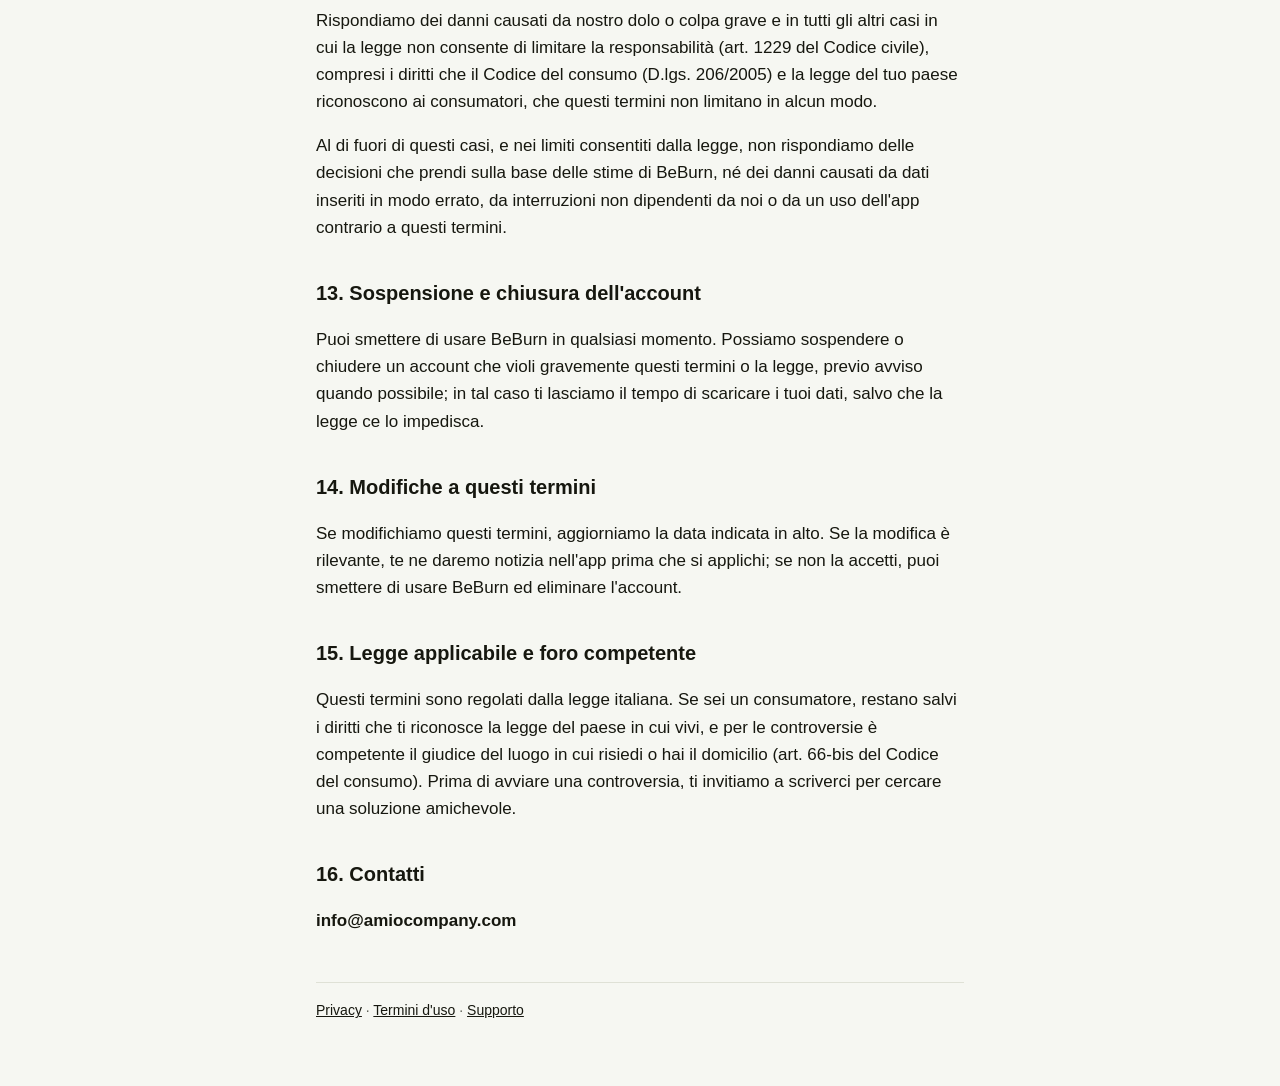
<file: termini/index.html>
<!doctype html>
<html lang="it">
<head>
<meta charset="utf-8">
<meta name="viewport" content="width=device-width, initial-scale=1">
<title>Termini d&#x27;uso · BeBurn</title>
<meta name="description" content="Termini d&#x27;uso di BeBurn.">
<link rel="stylesheet" href="../style.css">
</head>
<body>
<main>
<header>
<a class="brand" href="../"><span>B</span>BeBurn</a>
<a class="lang" href="en/" hreflang="en">English</a>
</header>
<h1>Termini d&#x27;uso</h1>
<p class="updated">Ultimo aggiornamento: 4 ottobre 2026</p>
<h2>1. Chi offre BeBurn e accettazione dei termini</h2>
<p>BeBurn è offerta da <strong>Vincenzo Morelli</strong> («noi»), che puoi contattare all'indirizzo <strong>info@amiocompany.com</strong>.</p>
<p>Scaricando e usando BeBurn accetti questi termini e il <a href="https://www.apple.com/legal/internet-services/itunes/dev/stdeula/">contratto di licenza standard di Apple (EULA)</a>, che regola la licenza di tutte le app dell'App Store. In caso di contrasto fra i due testi sulla licenza dell'app, prevale l'EULA di Apple. Il trattamento dei tuoi dati personali è descritto nell'<a href="../privacy/">informativa sulla privacy</a>.</p>
<h2>2. Definizioni</h2>
<p>In questi termini:</p>
<ul>
<li><strong>«BeBurn»</strong> o <strong>«l'app»</strong> è l'applicazione BeBurn per iPhone, compresi i suoi widget;</li>
<li><strong>«servizio»</strong> sono le funzioni offerte tramite l'app, compresa, se crei un account, la conservazione di una copia dei tuoi dati sul nostro server;</li>
<li><strong>«account»</strong> è l'account facoltativo che puoi creare nell'app;</li>
<li><strong>«BeBurn Pro»</strong> è l'abbonamento facoltativo a pagamento, venduto e gestito da Apple, descritto al punto 9;</li>
<li><strong>«tu»</strong> o <strong>«utente»</strong> è la persona che scarica e usa BeBurn;</li>
<li><strong>«noi»</strong> è Vincenzo Morelli, indicato al punto 1.</li>
</ul>
<h2>3. Oggetto del servizio</h2>
<p>BeBurn trasforma le spese che inserisci (beni, routine, abbonamenti, acquisti, vizi) in un costo al giorno e lo confronta con quanto guadagni: il costo della giornata, la Freedom Hour, le ore di lavoro, i caffè. I risultati sono <strong>stime</strong>, basate esclusivamente sui dati che inserisci e su formule semplificate. Se i dati sono incompleti o errati, lo sono anche i risultati.</p>
<h2>4. Esclusione di consulenza</h2>
<p>BeBurn non fornisce consulenza finanziaria, di investimento, fiscale o legale, e non è un servizio bancario o di pagamento. Le cifre e i suggerimenti hanno solo valore indicativo: per decisioni importanti rivolgiti a un professionista.</p>
<h2>5. Requisiti di età</h2>
<p>BeBurn è destinata a chi ha almeno 14 anni. Se hai meno di 18 anni, puoi usarla con il permesso di un genitore.</p>
<h2>6. Account</h2>
<p>L'account è facoltativo: senza account, i dati restano solo sul tuo iPhone. Se crei un account, devi scegliere una password che usi solo per BeBurn e mantenerla riservata: sei responsabile dell'uso del tuo account. Se ritieni che altri lo stiano usando, scrivici. Puoi eliminare l'account in qualsiasi momento dall'app (<strong>Profilo › App › Elimina l'account</strong>): l'account e i dati vengono cancellati, sul server e sul telefono.</p>
<h2>7. Titolarità dei tuoi dati</h2>
<p>I dati che inserisci in BeBurn restano tuoi. Ci concedi soltanto il permesso di conservarli e usarli per far funzionare l'app per te (per esempio per conservarne una copia e permetterti di ritrovarla su un altro iPhone), come descritto nell'informativa sulla privacy. Puoi scaricarne una copia in qualsiasi momento da <strong>Profilo › App › Scarica i miei dati</strong>.</p>
<h2>8. Uso corretto</h2>
<p>Usando BeBurn ti impegni a non:</p>
<ul>
<li>tentare di accedere all'account o ai dati di altre persone, o ai nostri sistemi oltre quanto l'app ti consente;</li>
<li>sovraccaricare o disturbare il servizio, per esempio con richieste automatiche;</li>
<li>usare BeBurn per scopi illeciti;</li>
<li>copiare, modificare o redistribuire l'app, salvo quanto la legge ti consente in ogni caso.</li>
</ul>
<h2>9. Funzioni gratuite e BeBurn Pro</h2>
<p>Attualmente, durante il lancio, tutte le funzioni sono gratuite. In futuro alcune funzioni potranno richiedere l'abbonamento <strong>BeBurn Pro</strong>: te ne daremo notizia nell'app prima che accada, e le funzioni che oggi usi gratuitamente non verranno rimosse senza preavviso.</p>
<p>Se ti abboni:</p>
<ul>
<li>l'abbonamento è venduto e gestito da Apple: prezzo e durata ti sono mostrati prima della conferma, e il pagamento è addebitato sul tuo Apple ID;</li>
<li>l'abbonamento <strong>si rinnova automaticamente</strong> alla scadenza, allo stesso prezzo, salvo che tu lo annulli almeno 24 ore prima della fine del periodo in corso;</li>
<li>puoi gestirlo e annullarlo da <strong>Impostazioni › il tuo nome › Abbonamenti</strong>; in caso di annullamento, resta attivo fino alla fine del periodo già pagato;</li>
<li>se è prevista una prova gratuita, al termine si trasforma in abbonamento a pagamento, salvo che tu la annulli prima; la parte di prova non utilizzata decade se ti abboni prima della sua scadenza;</li>
<li>rimborsi e diritto di recesso sono regolati dalle condizioni di Apple, che ti vende l'abbonamento, e vanno richiesti ad Apple su <a href="https://reportaproblem.apple.com">https://reportaproblem.apple.com</a>.</li>
</ul>
<p>L'eliminazione dell'account o dell'app non annulla l'abbonamento, che va annullato anche da Impostazioni.</p>
<h2>10. Proprietà intellettuale</h2>
<p>L'app, il nome BeBurn, il marchio, i testi, la grafica e il codice sono di nostra proprietà o usati su licenza. L'EULA di Apple ti concede il diritto di usare l'app sui tuoi dispositivi; nessun altro diritto ti viene ceduto. Apple, Apple Pay, Face ID, iPhone e App Store sono marchi di Apple Inc.</p>
<h2>11. Disponibilità e modifiche del servizio</h2>
<p>Facciamo il possibile per garantire il funzionamento continuo di BeBurn, ma il servizio può subire interruzioni, per esempio per manutenzione o per guasti dei fornitori. Possiamo migliorare, modificare o rimuovere funzioni; se una modifica ti priva di qualcosa che hai pagato, te lo comunicheremo in anticipo. Se un giorno dovessimo chiudere il servizio, ti avviseremo con almeno 30 giorni di anticipo, così da permetterti di scaricare i tuoi dati.</p>
<h2>12. Responsabilità</h2>
<p>Rispondiamo dei danni causati da nostro dolo o colpa grave e in tutti gli altri casi in cui la legge non consente di limitare la responsabilità (art. 1229 del Codice civile), compresi i diritti che il Codice del consumo (D.lgs. 206/2005) e la legge del tuo paese riconoscono ai consumatori, che questi termini non limitano in alcun modo.</p>
<p>Al di fuori di questi casi, e nei limiti consentiti dalla legge, non rispondiamo delle decisioni che prendi sulla base delle stime di BeBurn, né dei danni causati da dati inseriti in modo errato, da interruzioni non dipendenti da noi o da un uso dell'app contrario a questi termini.</p>
<h2>13. Sospensione e chiusura dell'account</h2>
<p>Puoi smettere di usare BeBurn in qualsiasi momento. Possiamo sospendere o chiudere un account che violi gravemente questi termini o la legge, previo avviso quando possibile; in tal caso ti lasciamo il tempo di scaricare i tuoi dati, salvo che la legge ce lo impedisca.</p>
<h2>14. Modifiche a questi termini</h2>
<p>Se modifichiamo questi termini, aggiorniamo la data indicata in alto. Se la modifica è rilevante, te ne daremo notizia nell'app prima che si applichi; se non la accetti, puoi smettere di usare BeBurn ed eliminare l'account.</p>
<h2>15. Legge applicabile e foro competente</h2>
<p>Questi termini sono regolati dalla legge italiana. Se sei un consumatore, restano salvi i diritti che ti riconosce la legge del paese in cui vivi, e per le controversie è competente il giudice del luogo in cui risiedi o hai il domicilio (art. 66-bis del Codice del consumo). Prima di avviare una controversia, ti invitiamo a scriverci per cercare una soluzione amichevole.</p>
<h2>16. Contatti</h2>
<p><strong>info@amiocompany.com</strong></p>
<footer><a href="../privacy/">Privacy</a> · <a href="../termini/">Termini d'uso</a> · <a href="../supporto/">Supporto</a></footer>
</main>
</body>
</html>
</file>
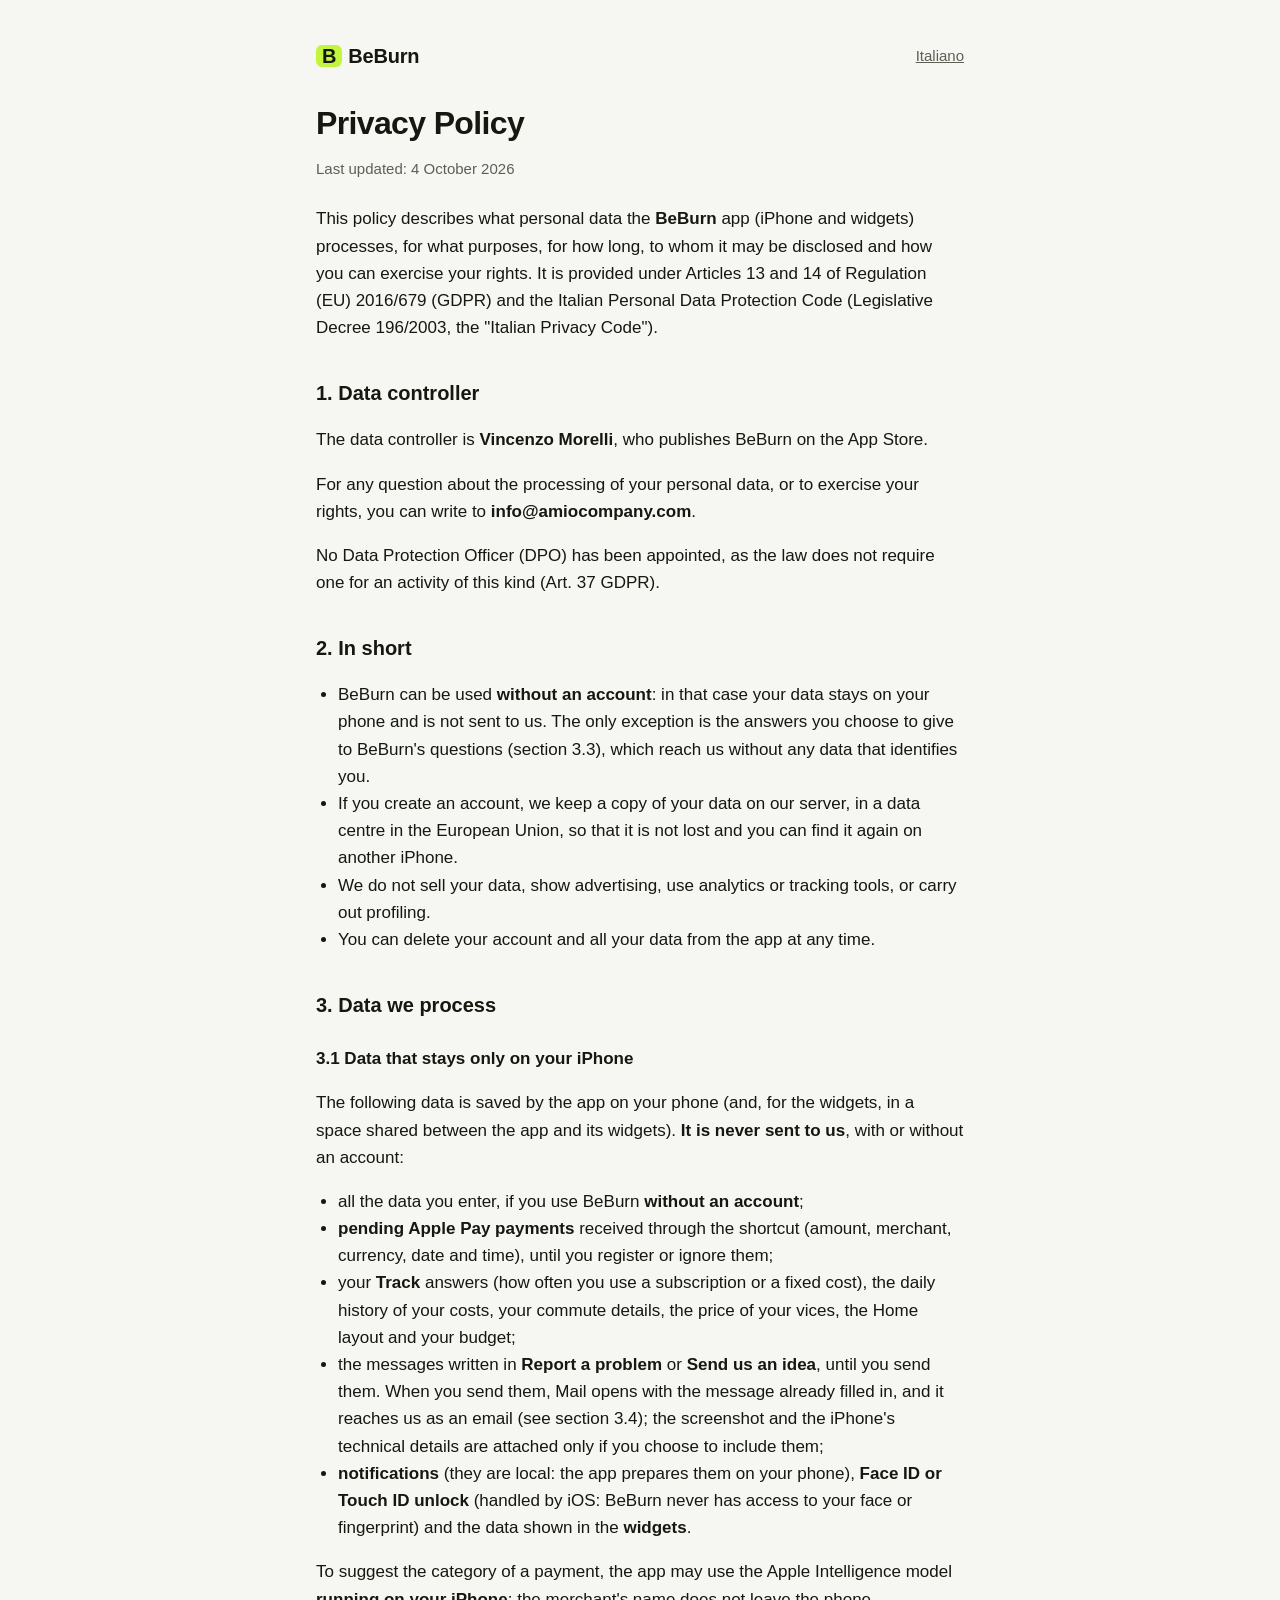
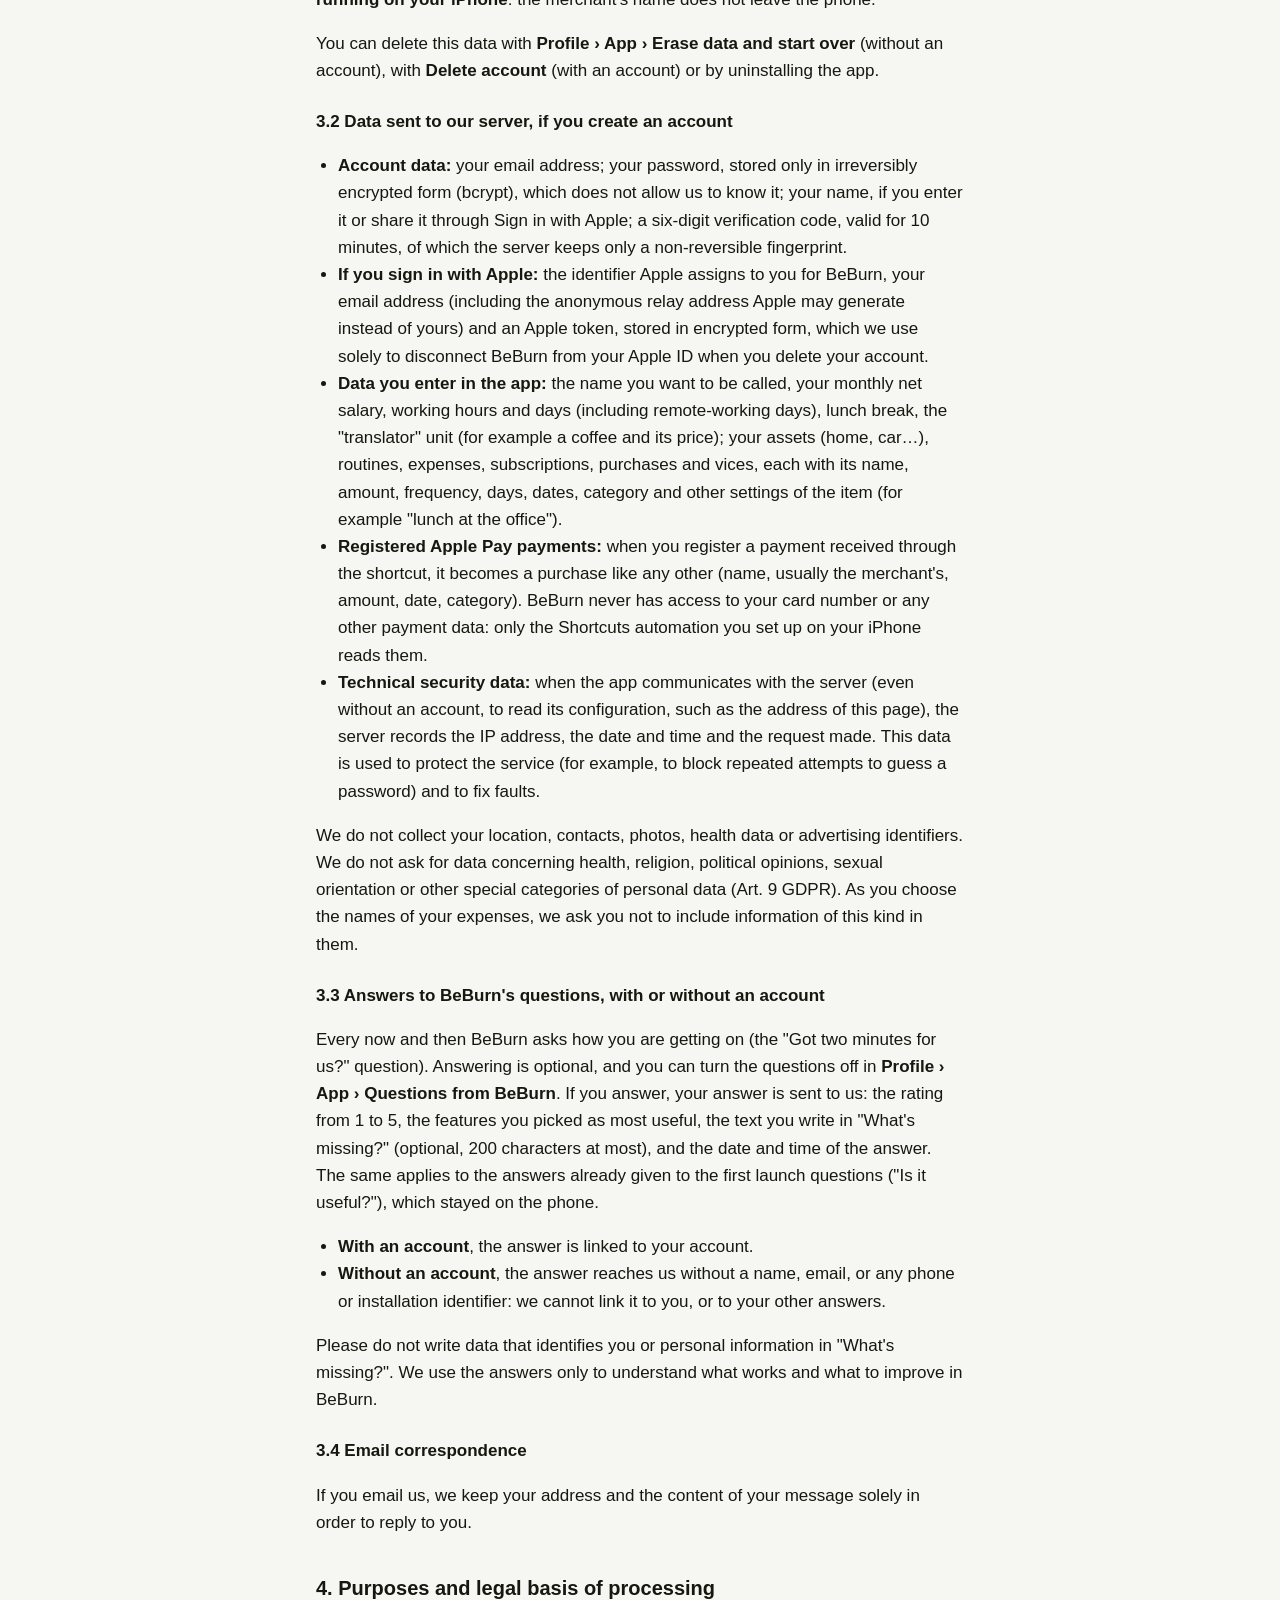
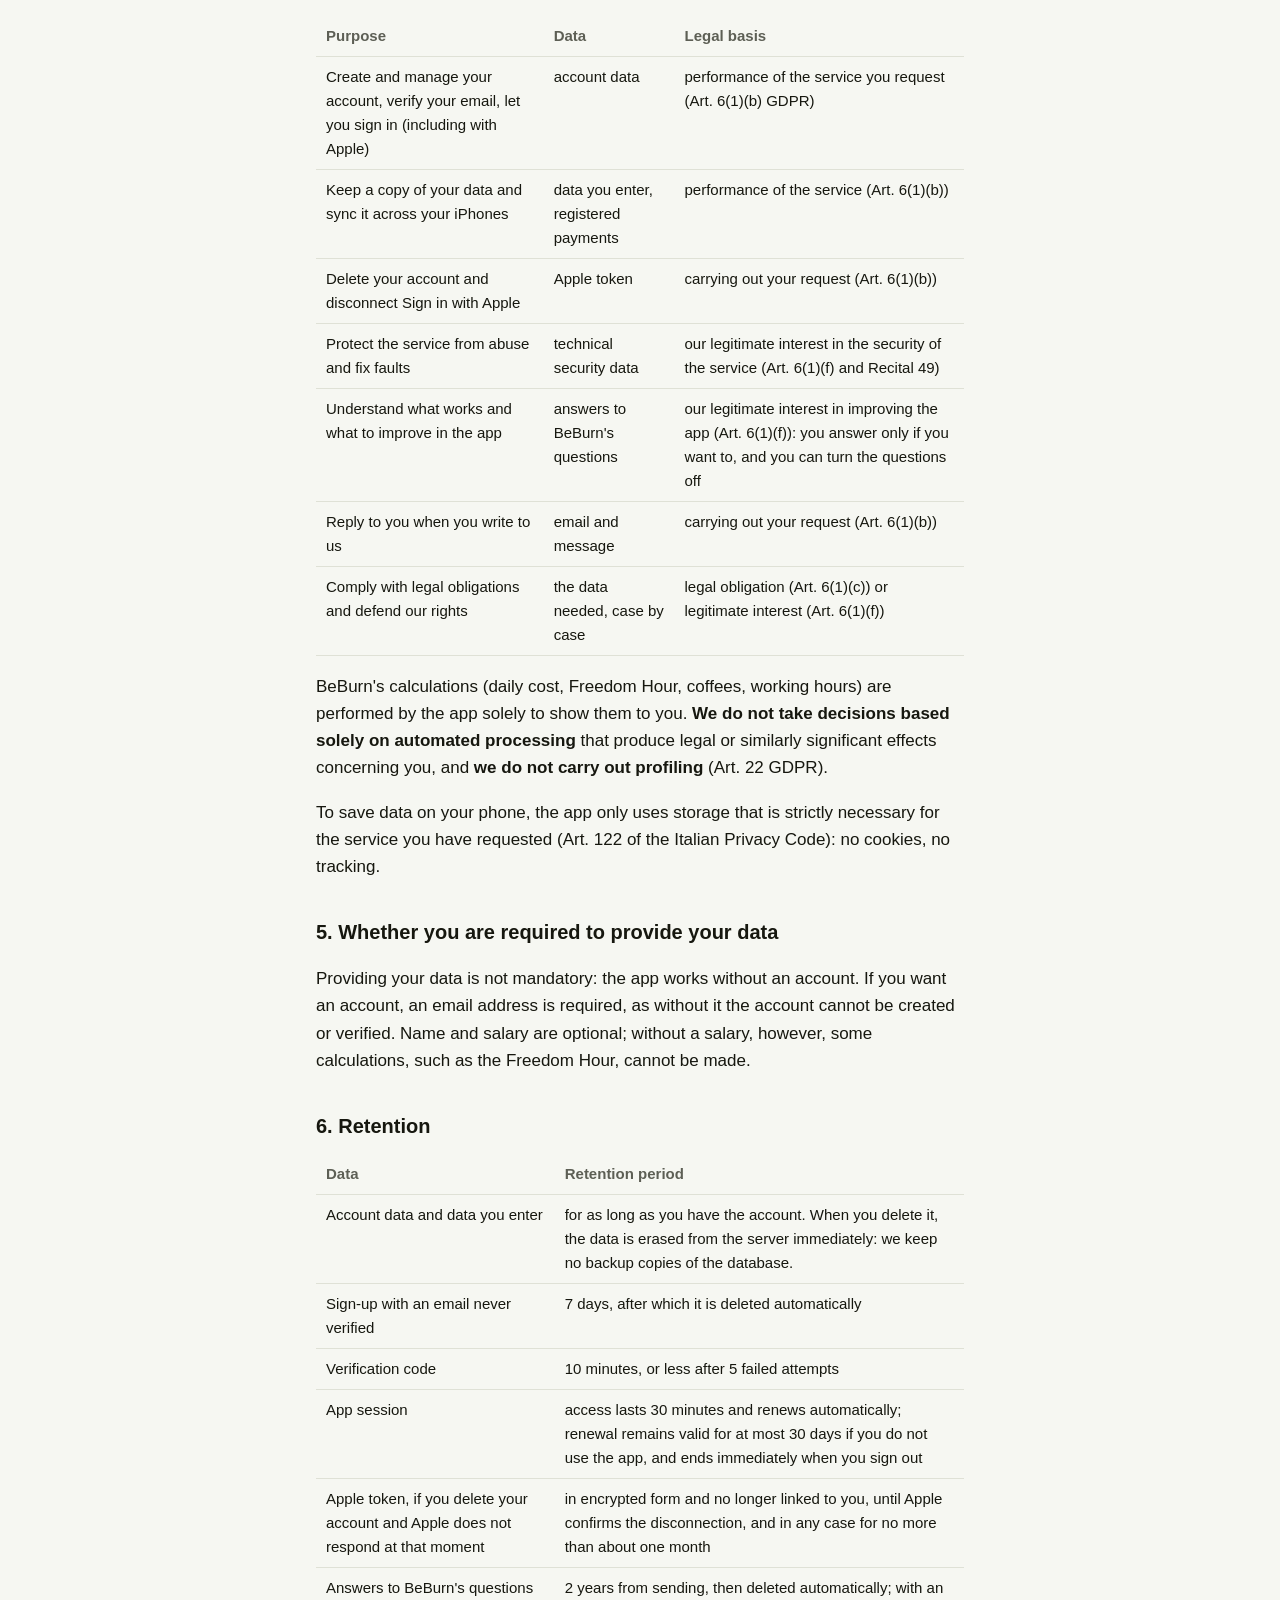
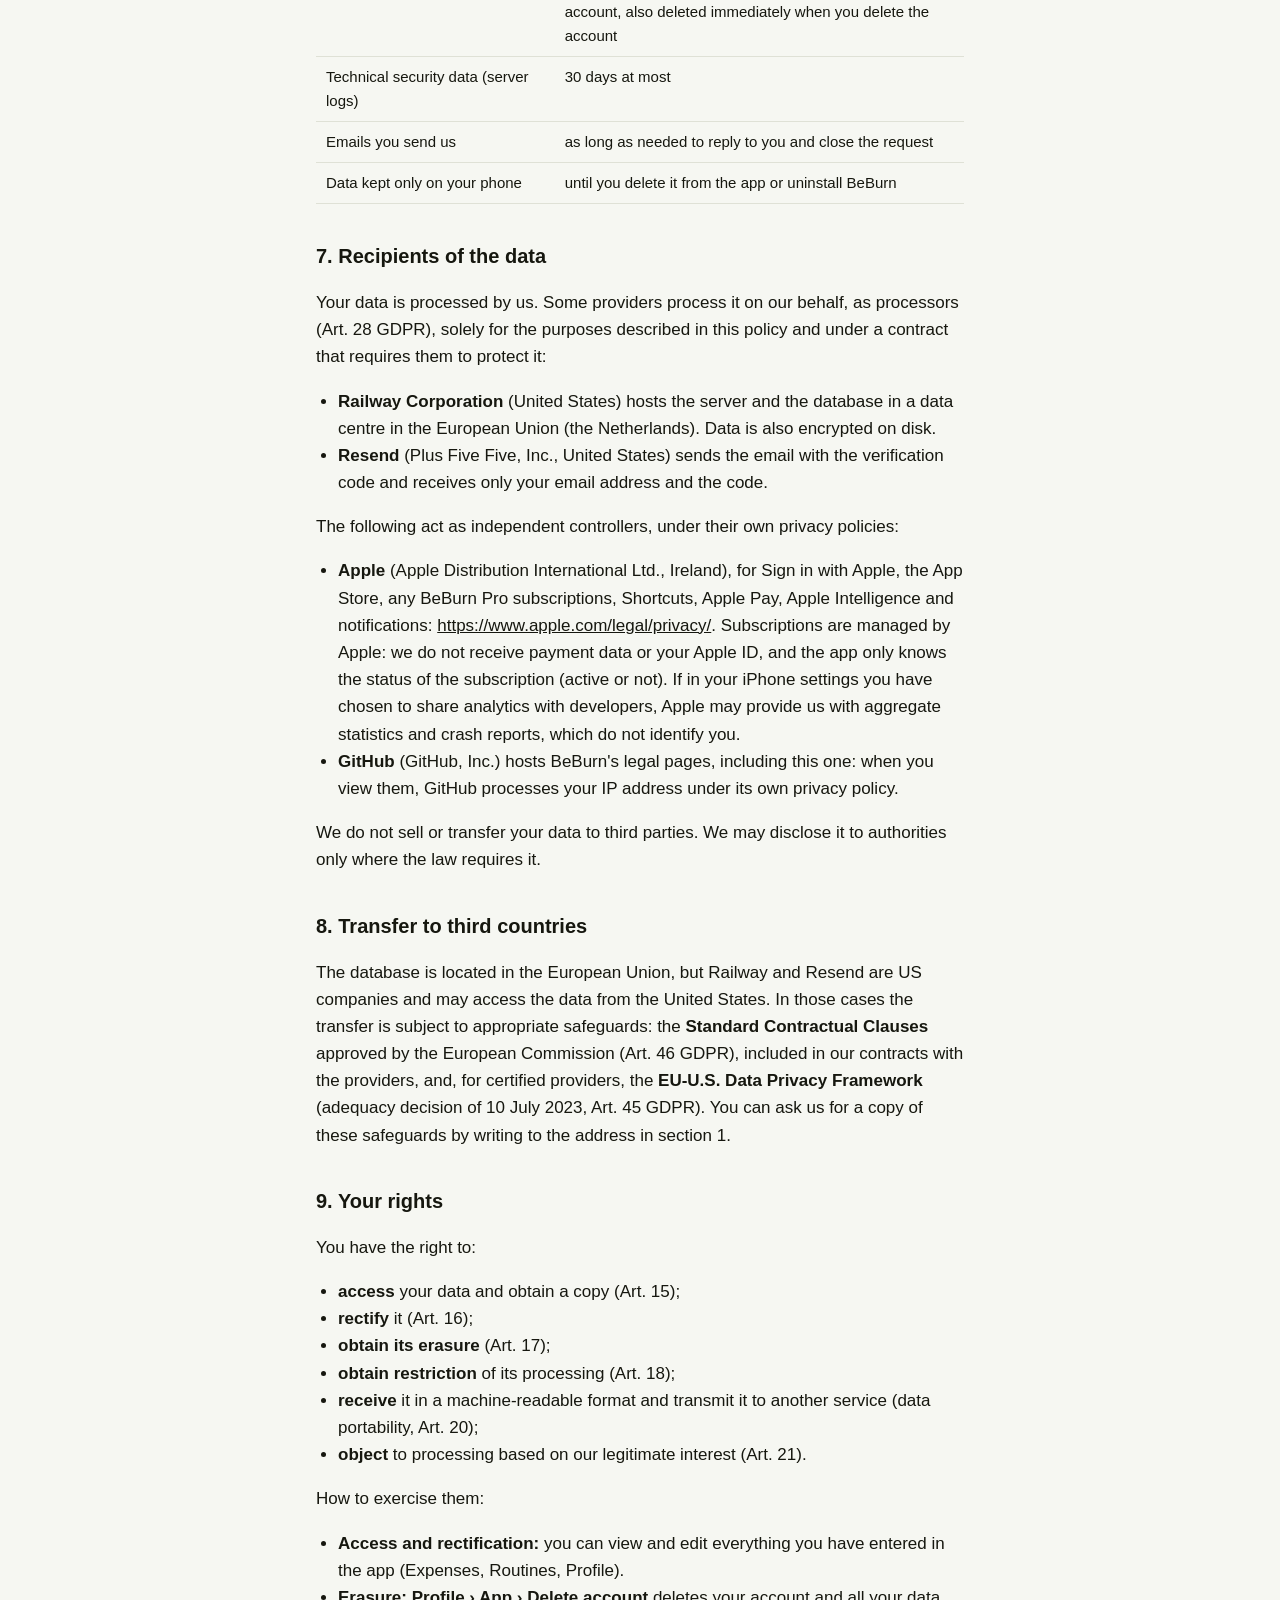
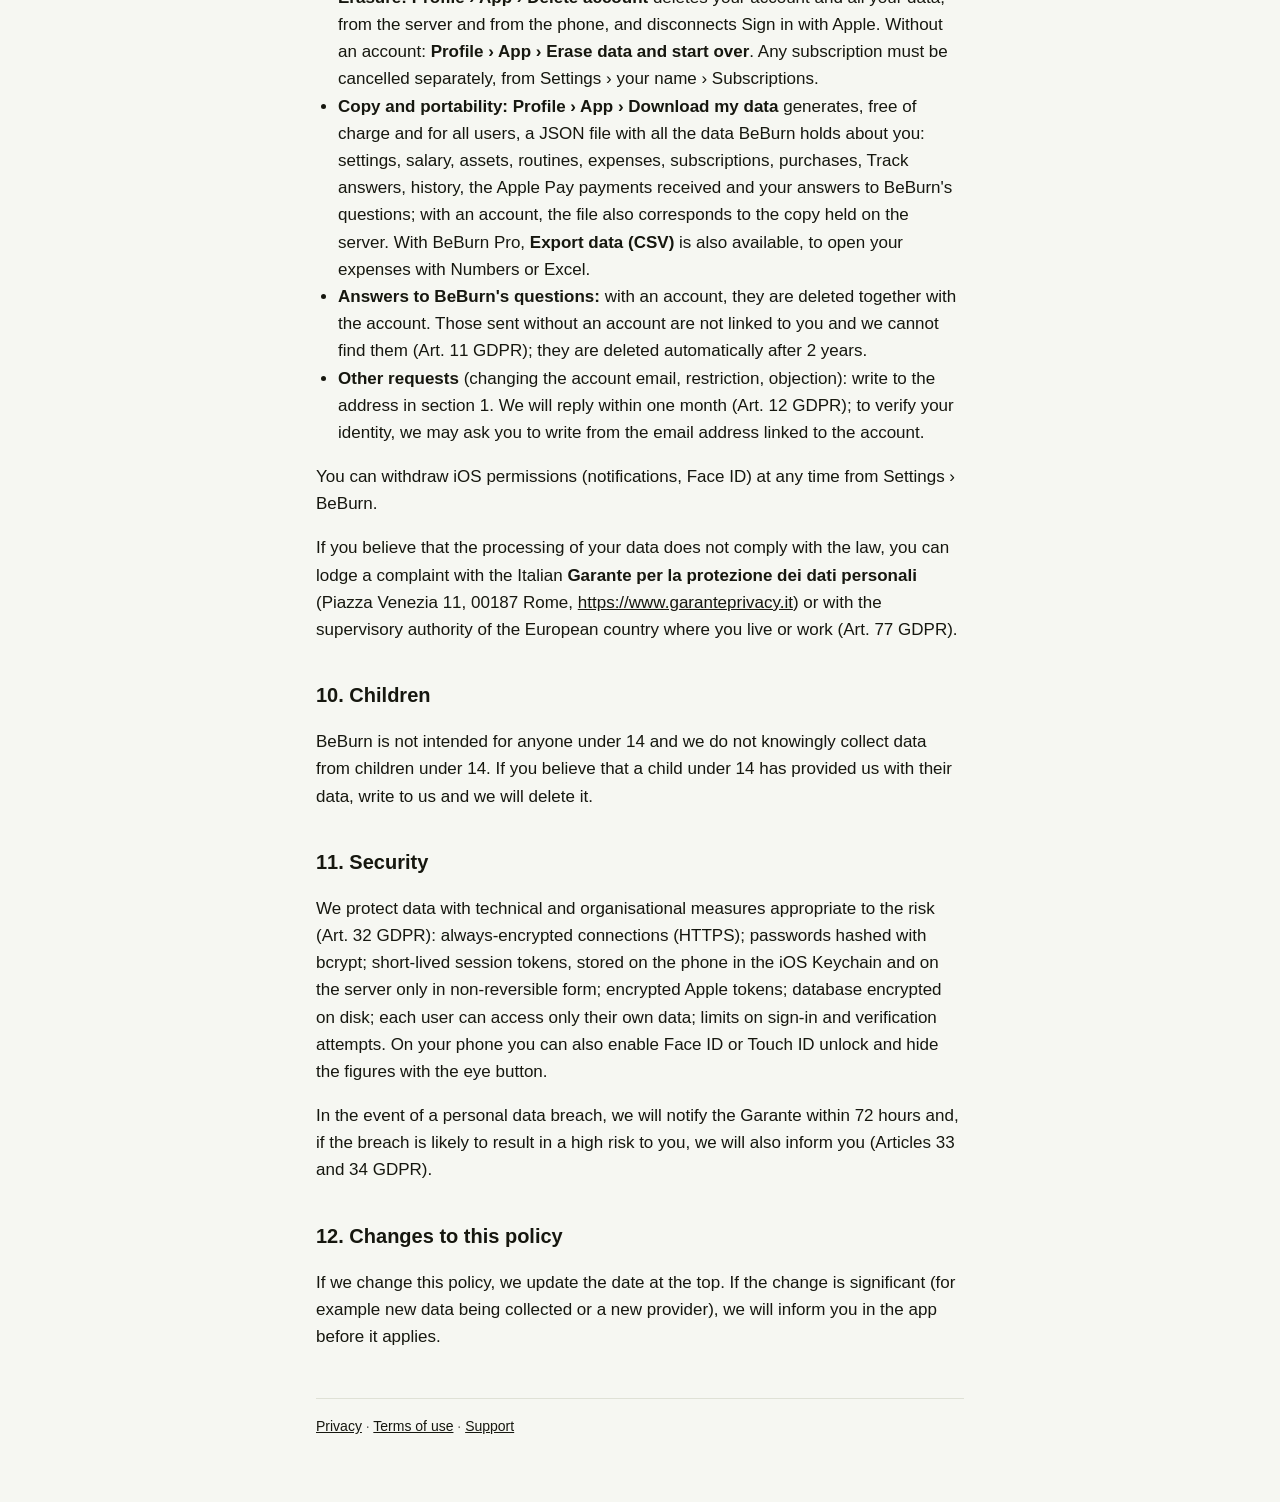
<file: privacy/en/index.html>
<!doctype html>
<html lang="en">
<head>
<meta charset="utf-8">
<meta name="viewport" content="width=device-width, initial-scale=1">
<title>Privacy Policy · BeBurn</title>
<meta name="description" content="BeBurn privacy policy.">
<link rel="stylesheet" href="../../style.css">
</head>
<body>
<main>
<header>
<a class="brand" href="../../en/"><span>B</span>BeBurn</a>
<a class="lang" href="../" hreflang="it">Italiano</a>
</header>
<h1>Privacy Policy</h1>
<p class="updated">Last updated: 4 October 2026</p>
<p>This policy describes what personal data the <strong>BeBurn</strong> app (iPhone and widgets) processes, for what purposes, for how long, to whom it may be disclosed and how you can exercise your rights. It is provided under Articles 13 and 14 of Regulation (EU) 2016/679 (GDPR) and the Italian Personal Data Protection Code (Legislative Decree 196/2003, the "Italian Privacy Code").</p>
<h2>1. Data controller</h2>
<p>The data controller is <strong>Vincenzo Morelli</strong>, who publishes BeBurn on the App Store.</p>
<p>For any question about the processing of your personal data, or to exercise your rights, you can write to <strong>info@amiocompany.com</strong>.</p>
<p>No Data Protection Officer (DPO) has been appointed, as the law does not require one for an activity of this kind (Art. 37 GDPR).</p>
<h2>2. In short</h2>
<ul>
<li>BeBurn can be used <strong>without an account</strong>: in that case your data stays on your phone and is not sent to us. The only exception is the answers you choose to give to BeBurn's questions (section 3.3), which reach us without any data that identifies you.</li>
<li>If you create an account, we keep a copy of your data on our server, in a data centre in the European Union, so that it is not lost and you can find it again on another iPhone.</li>
<li>We do not sell your data, show advertising, use analytics or tracking tools, or carry out profiling.</li>
<li>You can delete your account and all your data from the app at any time.</li>
</ul>
<h2>3. Data we process</h2>
<h3>3.1 Data that stays only on your iPhone</h3>
<p>The following data is saved by the app on your phone (and, for the widgets, in a space shared between the app and its widgets). <strong>It is never sent to us</strong>, with or without an account:</p>
<ul>
<li>all the data you enter, if you use BeBurn <strong>without an account</strong>;</li>
<li><strong>pending Apple Pay payments</strong> received through the shortcut (amount, merchant, currency, date and time), until you register or ignore them;</li>
<li>your <strong>Track</strong> answers (how often you use a subscription or a fixed cost), the daily history of your costs, your commute details, the price of your vices, the Home layout and your budget;</li>
<li>the messages written in <strong>Report a problem</strong> or <strong>Send us an idea</strong>, until you send them. When you send them, Mail opens with the message already filled in, and it reaches us as an email (see section 3.4); the screenshot and the iPhone's technical details are attached only if you choose to include them;</li>
<li><strong>notifications</strong> (they are local: the app prepares them on your phone), <strong>Face ID or Touch ID unlock</strong> (handled by iOS: BeBurn never has access to your face or fingerprint) and the data shown in the <strong>widgets</strong>.</li>
</ul>
<p>To suggest the category of a payment, the app may use the Apple Intelligence model <strong>running on your iPhone</strong>: the merchant's name does not leave the phone.</p>
<p>You can delete this data with <strong>Profile › App › Erase data and start over</strong> (without an account), with <strong>Delete account</strong> (with an account) or by uninstalling the app.</p>
<h3>3.2 Data sent to our server, if you create an account</h3>
<ul>
<li><strong>Account data:</strong> your email address; your password, stored only in irreversibly encrypted form (bcrypt), which does not allow us to know it; your name, if you enter it or share it through Sign in with Apple; a six-digit verification code, valid for 10 minutes, of which the server keeps only a non-reversible fingerprint.</li>
<li><strong>If you sign in with Apple:</strong> the identifier Apple assigns to you for BeBurn, your email address (including the anonymous relay address Apple may generate instead of yours) and an Apple token, stored in encrypted form, which we use solely to disconnect BeBurn from your Apple ID when you delete your account.</li>
<li><strong>Data you enter in the app:</strong> the name you want to be called, your monthly net salary, working hours and days (including remote-working days), lunch break, the "translator" unit (for example a coffee and its price); your assets (home, car…), routines, expenses, subscriptions, purchases and vices, each with its name, amount, frequency, days, dates, category and other settings of the item (for example "lunch at the office").</li>
<li><strong>Registered Apple Pay payments:</strong> when you register a payment received through the shortcut, it becomes a purchase like any other (name, usually the merchant's, amount, date, category). BeBurn never has access to your card number or any other payment data: only the Shortcuts automation you set up on your iPhone reads them.</li>
<li><strong>Technical security data:</strong> when the app communicates with the server (even without an account, to read its configuration, such as the address of this page), the server records the IP address, the date and time and the request made. This data is used to protect the service (for example, to block repeated attempts to guess a password) and to fix faults.</li>
</ul>
<p>We do not collect your location, contacts, photos, health data or advertising identifiers. We do not ask for data concerning health, religion, political opinions, sexual orientation or other special categories of personal data (Art. 9 GDPR). As you choose the names of your expenses, we ask you not to include information of this kind in them.</p>
<h3>3.3 Answers to BeBurn's questions, with or without an account</h3>
<p>Every now and then BeBurn asks how you are getting on (the "Got two minutes for us?" question). Answering is optional, and you can turn the questions off in <strong>Profile › App › Questions from BeBurn</strong>. If you answer, your answer is sent to us: the rating from 1 to 5, the features you picked as most useful, the text you write in "What's missing?" (optional, 200 characters at most), and the date and time of the answer. The same applies to the answers already given to the first launch questions ("Is it useful?"), which stayed on the phone.</p>
<ul>
<li><strong>With an account</strong>, the answer is linked to your account.</li>
<li><strong>Without an account</strong>, the answer reaches us without a name, email, or any phone or installation identifier: we cannot link it to you, or to your other answers.</li>
</ul>
<p>Please do not write data that identifies you or personal information in "What's missing?". We use the answers only to understand what works and what to improve in BeBurn.</p>
<h3>3.4 Email correspondence</h3>
<p>If you email us, we keep your address and the content of your message solely in order to reply to you.</p>
<h2>4. Purposes and legal basis of processing</h2>
<div class="table"><table>
<thead><tr><th>Purpose</th><th>Data</th><th>Legal basis</th></tr></thead>
<tbody>
<tr><td>Create and manage your account, verify your email, let you sign in (including with Apple)</td><td>account data</td><td>performance of the service you request (Art. 6(1)(b) GDPR)</td></tr>
<tr><td>Keep a copy of your data and sync it across your iPhones</td><td>data you enter, registered payments</td><td>performance of the service (Art. 6(1)(b))</td></tr>
<tr><td>Delete your account and disconnect Sign in with Apple</td><td>Apple token</td><td>carrying out your request (Art. 6(1)(b))</td></tr>
<tr><td>Protect the service from abuse and fix faults</td><td>technical security data</td><td>our legitimate interest in the security of the service (Art. 6(1)(f) and Recital 49)</td></tr>
<tr><td>Understand what works and what to improve in the app</td><td>answers to BeBurn's questions</td><td>our legitimate interest in improving the app (Art. 6(1)(f)): you answer only if you want to, and you can turn the questions off</td></tr>
<tr><td>Reply to you when you write to us</td><td>email and message</td><td>carrying out your request (Art. 6(1)(b))</td></tr>
<tr><td>Comply with legal obligations and defend our rights</td><td>the data needed, case by case</td><td>legal obligation (Art. 6(1)(c)) or legitimate interest (Art. 6(1)(f))</td></tr>
</tbody></table></div>
<p>BeBurn's calculations (daily cost, Freedom Hour, coffees, working hours) are performed by the app solely to show them to you. <strong>We do not take decisions based solely on automated processing</strong> that produce legal or similarly significant effects concerning you, and <strong>we do not carry out profiling</strong> (Art. 22 GDPR).</p>
<p>To save data on your phone, the app only uses storage that is strictly necessary for the service you have requested (Art. 122 of the Italian Privacy Code): no cookies, no tracking.</p>
<h2>5. Whether you are required to provide your data</h2>
<p>Providing your data is not mandatory: the app works without an account. If you want an account, an email address is required, as without it the account cannot be created or verified. Name and salary are optional; without a salary, however, some calculations, such as the Freedom Hour, cannot be made.</p>
<h2>6. Retention</h2>
<div class="table"><table>
<thead><tr><th>Data</th><th>Retention period</th></tr></thead>
<tbody>
<tr><td>Account data and data you enter</td><td>for as long as you have the account. When you delete it, the data is erased from the server immediately: we keep no backup copies of the database.</td></tr>
<tr><td>Sign-up with an email never verified</td><td>7 days, after which it is deleted automatically</td></tr>
<tr><td>Verification code</td><td>10 minutes, or less after 5 failed attempts</td></tr>
<tr><td>App session</td><td>access lasts 30 minutes and renews automatically; renewal remains valid for at most 30 days if you do not use the app, and ends immediately when you sign out</td></tr>
<tr><td>Apple token, if you delete your account and Apple does not respond at that moment</td><td>in encrypted form and no longer linked to you, until Apple confirms the disconnection, and in any case for no more than about one month</td></tr>
<tr><td>Answers to BeBurn's questions</td><td>2 years from sending, then deleted automatically; with an account, also deleted immediately when you delete the account</td></tr>
<tr><td>Technical security data (server logs)</td><td>30 days at most</td></tr>
<tr><td>Emails you send us</td><td>as long as needed to reply to you and close the request</td></tr>
<tr><td>Data kept only on your phone</td><td>until you delete it from the app or uninstall BeBurn</td></tr>
</tbody></table></div>
<h2>7. Recipients of the data</h2>
<p>Your data is processed by us. Some providers process it on our behalf, as processors (Art. 28 GDPR), solely for the purposes described in this policy and under a contract that requires them to protect it:</p>
<ul>
<li><strong>Railway Corporation</strong> (United States) hosts the server and the database in a data centre in the European Union (the Netherlands). Data is also encrypted on disk.</li>
<li><strong>Resend</strong> (Plus Five Five, Inc., United States) sends the email with the verification code and receives only your email address and the code.</li>
</ul>
<p>The following act as independent controllers, under their own privacy policies:</p>
<ul>
<li><strong>Apple</strong> (Apple Distribution International Ltd., Ireland), for Sign in with Apple, the App Store, any BeBurn Pro subscriptions, Shortcuts, Apple Pay, Apple Intelligence and notifications: <a href="https://www.apple.com/legal/privacy/">https://www.apple.com/legal/privacy/</a>. Subscriptions are managed by Apple: we do not receive payment data or your Apple ID, and the app only knows the status of the subscription (active or not). If in your iPhone settings you have chosen to share analytics with developers, Apple may provide us with aggregate statistics and crash reports, which do not identify you.</li>
<li><strong>GitHub</strong> (GitHub, Inc.) hosts BeBurn's legal pages, including this one: when you view them, GitHub processes your IP address under its own privacy policy.</li>
</ul>
<p>We do not sell or transfer your data to third parties. We may disclose it to authorities only where the law requires it.</p>
<h2>8. Transfer to third countries</h2>
<p>The database is located in the European Union, but Railway and Resend are US companies and may access the data from the United States. In those cases the transfer is subject to appropriate safeguards: the <strong>Standard Contractual Clauses</strong> approved by the European Commission (Art. 46 GDPR), included in our contracts with the providers, and, for certified providers, the <strong>EU-U.S. Data Privacy Framework</strong> (adequacy decision of 10 July 2023, Art. 45 GDPR). You can ask us for a copy of these safeguards by writing to the address in section 1.</p>
<h2>9. Your rights</h2>
<p>You have the right to:</p>
<ul>
<li><strong>access</strong> your data and obtain a copy (Art. 15);</li>
<li><strong>rectify</strong> it (Art. 16);</li>
<li><strong>obtain its erasure</strong> (Art. 17);</li>
<li><strong>obtain restriction</strong> of its processing (Art. 18);</li>
<li><strong>receive</strong> it in a machine-readable format and transmit it to another service (data portability, Art. 20);</li>
<li><strong>object</strong> to processing based on our legitimate interest (Art. 21).</li>
</ul>
<p>How to exercise them:</p>
<ul>
<li><strong>Access and rectification:</strong> you can view and edit everything you have entered in the app (Expenses, Routines, Profile).</li>
<li><strong>Erasure:</strong> <strong>Profile › App › Delete account</strong> deletes your account and all your data, from the server and from the phone, and disconnects Sign in with Apple. Without an account: <strong>Profile › App › Erase data and start over</strong>. Any subscription must be cancelled separately, from Settings › your name › Subscriptions.</li>
<li><strong>Copy and portability:</strong> <strong>Profile › App › Download my data</strong> generates, free of charge and for all users, a JSON file with all the data BeBurn holds about you: settings, salary, assets, routines, expenses, subscriptions, purchases, Track answers, history, the Apple Pay payments received and your answers to BeBurn's questions; with an account, the file also corresponds to the copy held on the server. With BeBurn Pro, <strong>Export data (CSV)</strong> is also available, to open your expenses with Numbers or Excel.</li>
<li><strong>Answers to BeBurn's questions:</strong> with an account, they are deleted together with the account. Those sent without an account are not linked to you and we cannot find them (Art. 11 GDPR); they are deleted automatically after 2 years.</li>
<li><strong>Other requests</strong> (changing the account email, restriction, objection): write to the address in section 1. We will reply within one month (Art. 12 GDPR); to verify your identity, we may ask you to write from the email address linked to the account.</li>
</ul>
<p>You can withdraw iOS permissions (notifications, Face ID) at any time from Settings › BeBurn.</p>
<p>If you believe that the processing of your data does not comply with the law, you can lodge a complaint with the Italian <strong>Garante per la protezione dei dati personali</strong> (Piazza Venezia 11, 00187 Rome, <a href="https://www.garanteprivacy.it">https://www.garanteprivacy.it</a>) or with the supervisory authority of the European country where you live or work (Art. 77 GDPR).</p>
<h2>10. Children</h2>
<p>BeBurn is not intended for anyone under 14 and we do not knowingly collect data from children under 14. If you believe that a child under 14 has provided us with their data, write to us and we will delete it.</p>
<h2>11. Security</h2>
<p>We protect data with technical and organisational measures appropriate to the risk (Art. 32 GDPR): always-encrypted connections (HTTPS); passwords hashed with bcrypt; short-lived session tokens, stored on the phone in the iOS Keychain and on the server only in non-reversible form; encrypted Apple tokens; database encrypted on disk; each user can access only their own data; limits on sign-in and verification attempts. On your phone you can also enable Face ID or Touch ID unlock and hide the figures with the eye button.</p>
<p>In the event of a personal data breach, we will notify the Garante within 72 hours and, if the breach is likely to result in a high risk to you, we will also inform you (Articles 33 and 34 GDPR).</p>
<h2>12. Changes to this policy</h2>
<p>If we change this policy, we update the date at the top. If the change is significant (for example new data being collected or a new provider), we will inform you in the app before it applies.</p>
<footer><a href="../../privacy/en/">Privacy</a> · <a href="../../termini/en/">Terms of use</a> · <a href="../../supporto/en/">Support</a></footer>
</main>
</body>
</html>
</file>
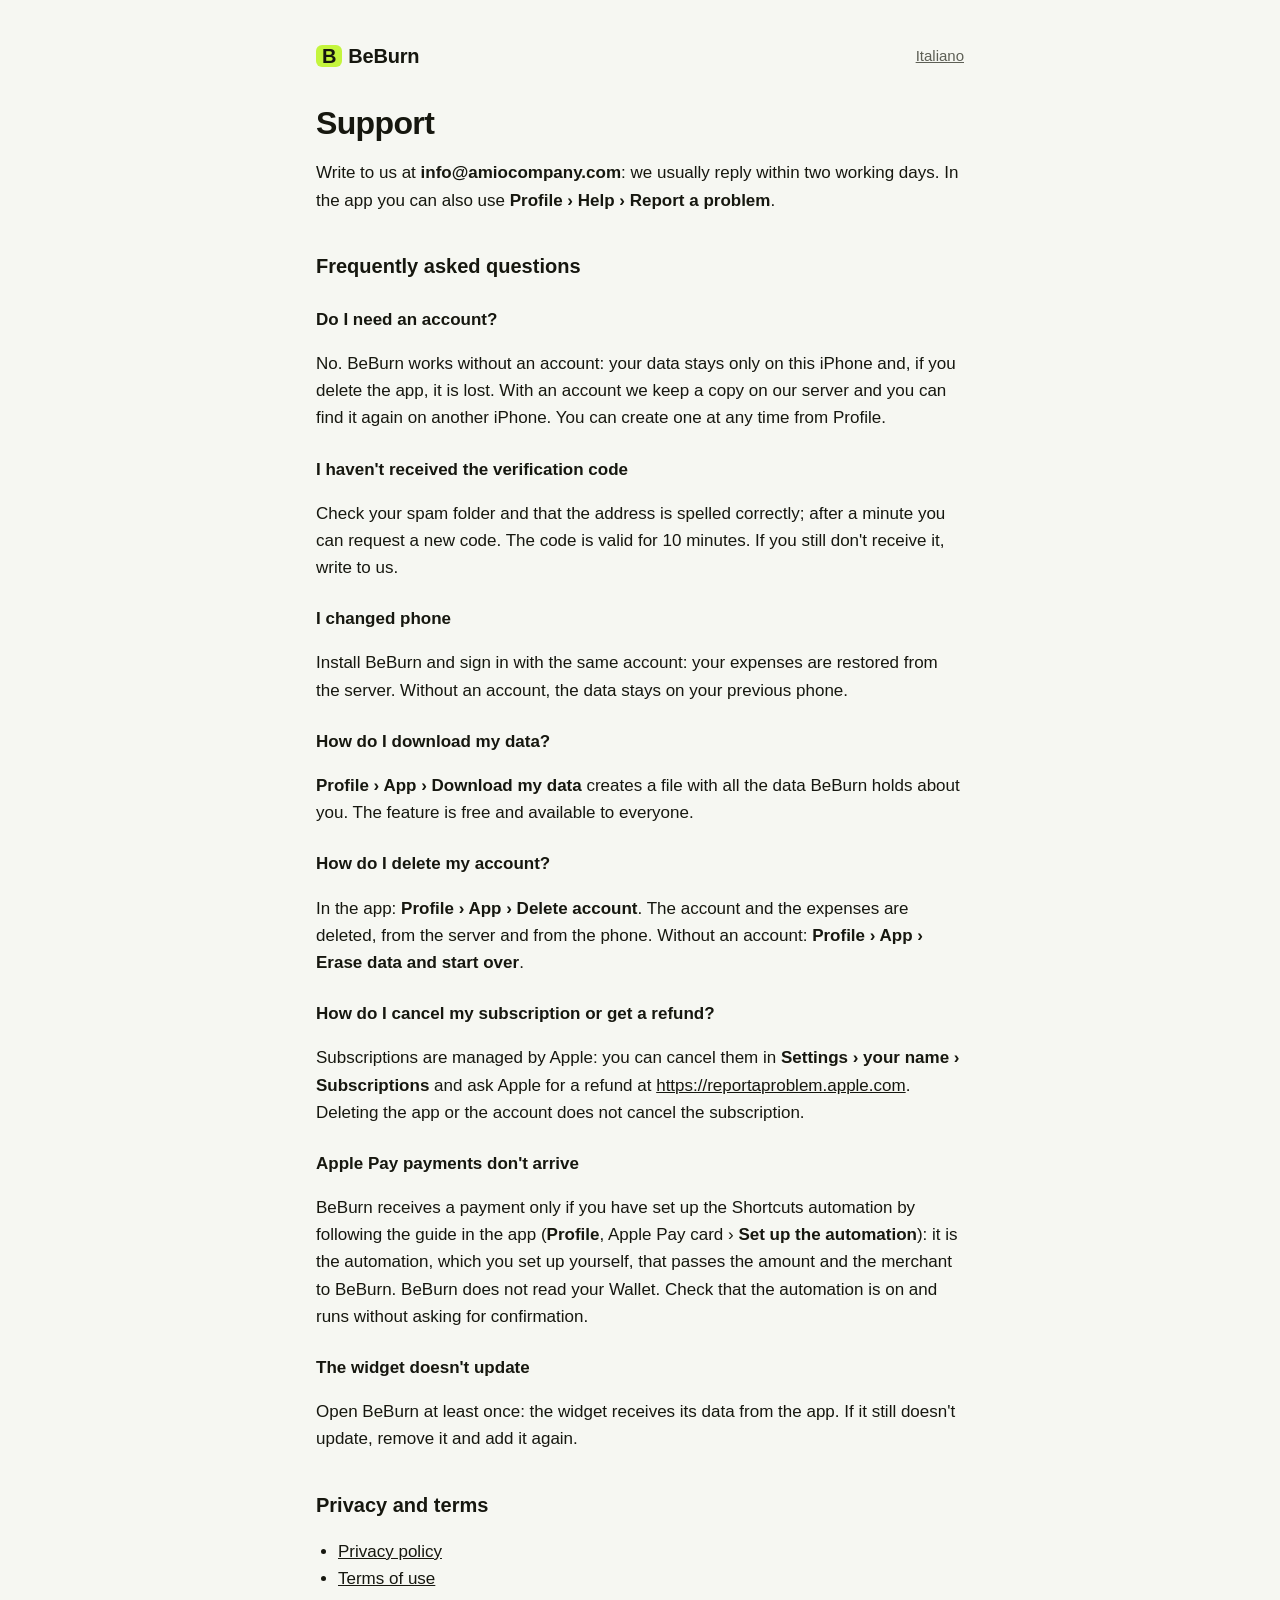
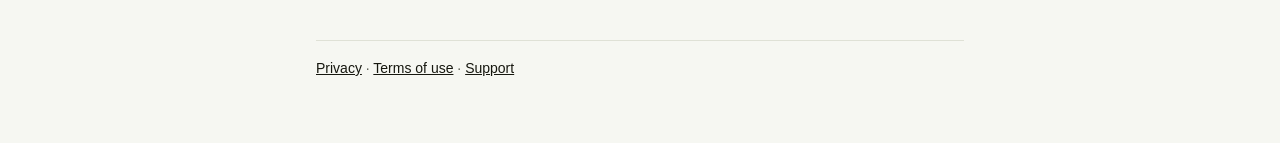
<file: supporto/en/index.html>
<!doctype html>
<html lang="en">
<head>
<meta charset="utf-8">
<meta name="viewport" content="width=device-width, initial-scale=1">
<title>Support · BeBurn</title>
<meta name="description" content="Help and contacts for BeBurn.">
<link rel="stylesheet" href="../../style.css">
</head>
<body>
<main>
<header>
<a class="brand" href="../../en/"><span>B</span>BeBurn</a>
<a class="lang" href="../" hreflang="it">Italiano</a>
</header>
<h1>Support</h1>
<p>Write to us at <strong>info@amiocompany.com</strong>: we usually reply within two working days. In the app you can also use <strong>Profile › Help › Report a problem</strong>.</p>
<h2>Frequently asked questions</h2>
<h3>Do I need an account?</h3>
<p>No. BeBurn works without an account: your data stays only on this iPhone and, if you delete the app, it is lost. With an account we keep a copy on our server and you can find it again on another iPhone. You can create one at any time from Profile.</p>
<h3>I haven't received the verification code</h3>
<p>Check your spam folder and that the address is spelled correctly; after a minute you can request a new code. The code is valid for 10 minutes. If you still don't receive it, write to us.</p>
<h3>I changed phone</h3>
<p>Install BeBurn and sign in with the same account: your expenses are restored from the server. Without an account, the data stays on your previous phone.</p>
<h3>How do I download my data?</h3>
<p><strong>Profile › App › Download my data</strong> creates a file with all the data BeBurn holds about you. The feature is free and available to everyone.</p>
<h3>How do I delete my account?</h3>
<p>In the app: <strong>Profile › App › Delete account</strong>. The account and the expenses are deleted, from the server and from the phone. Without an account: <strong>Profile › App › Erase data and start over</strong>.</p>
<h3>How do I cancel my subscription or get a refund?</h3>
<p>Subscriptions are managed by Apple: you can cancel them in <strong>Settings › your name › Subscriptions</strong> and ask Apple for a refund at <a href="https://reportaproblem.apple.com">https://reportaproblem.apple.com</a>. Deleting the app or the account does not cancel the subscription.</p>
<h3>Apple Pay payments don't arrive</h3>
<p>BeBurn receives a payment only if you have set up the Shortcuts automation by following the guide in the app (<strong>Profile</strong>, Apple Pay card › <strong>Set up the automation</strong>): it is the automation, which you set up yourself, that passes the amount and the merchant to BeBurn. BeBurn does not read your Wallet. Check that the automation is on and runs without asking for confirmation.</p>
<h3>The widget doesn't update</h3>
<p>Open BeBurn at least once: the widget receives its data from the app. If it still doesn't update, remove it and add it again.</p>
<h2>Privacy and terms</h2>
<ul>
<li><a href="../../privacy/en/">Privacy policy</a></li>
<li><a href="../../termini/en/">Terms of use</a></li>
</ul>
<footer><a href="../../privacy/en/">Privacy</a> · <a href="../../termini/en/">Terms of use</a> · <a href="../../supporto/en/">Support</a></footer>
</main>
</body>
</html>
</file>
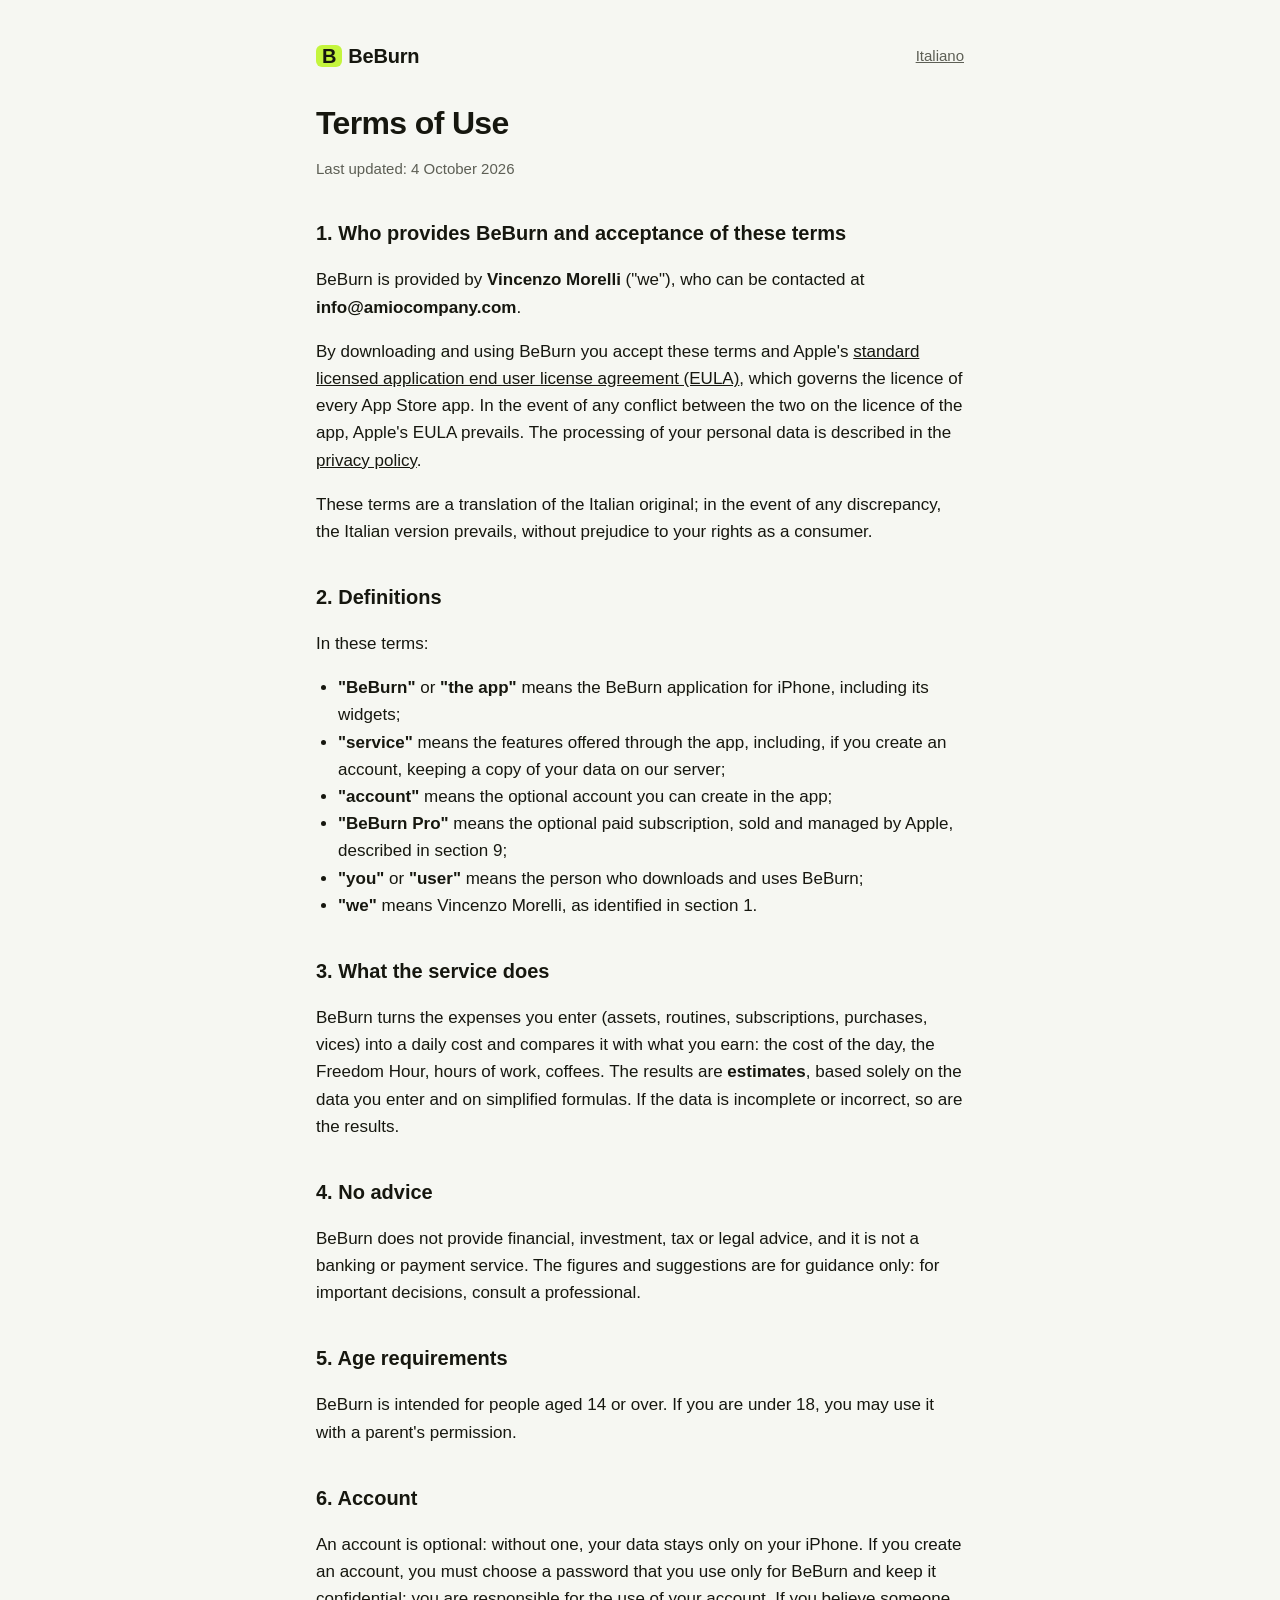
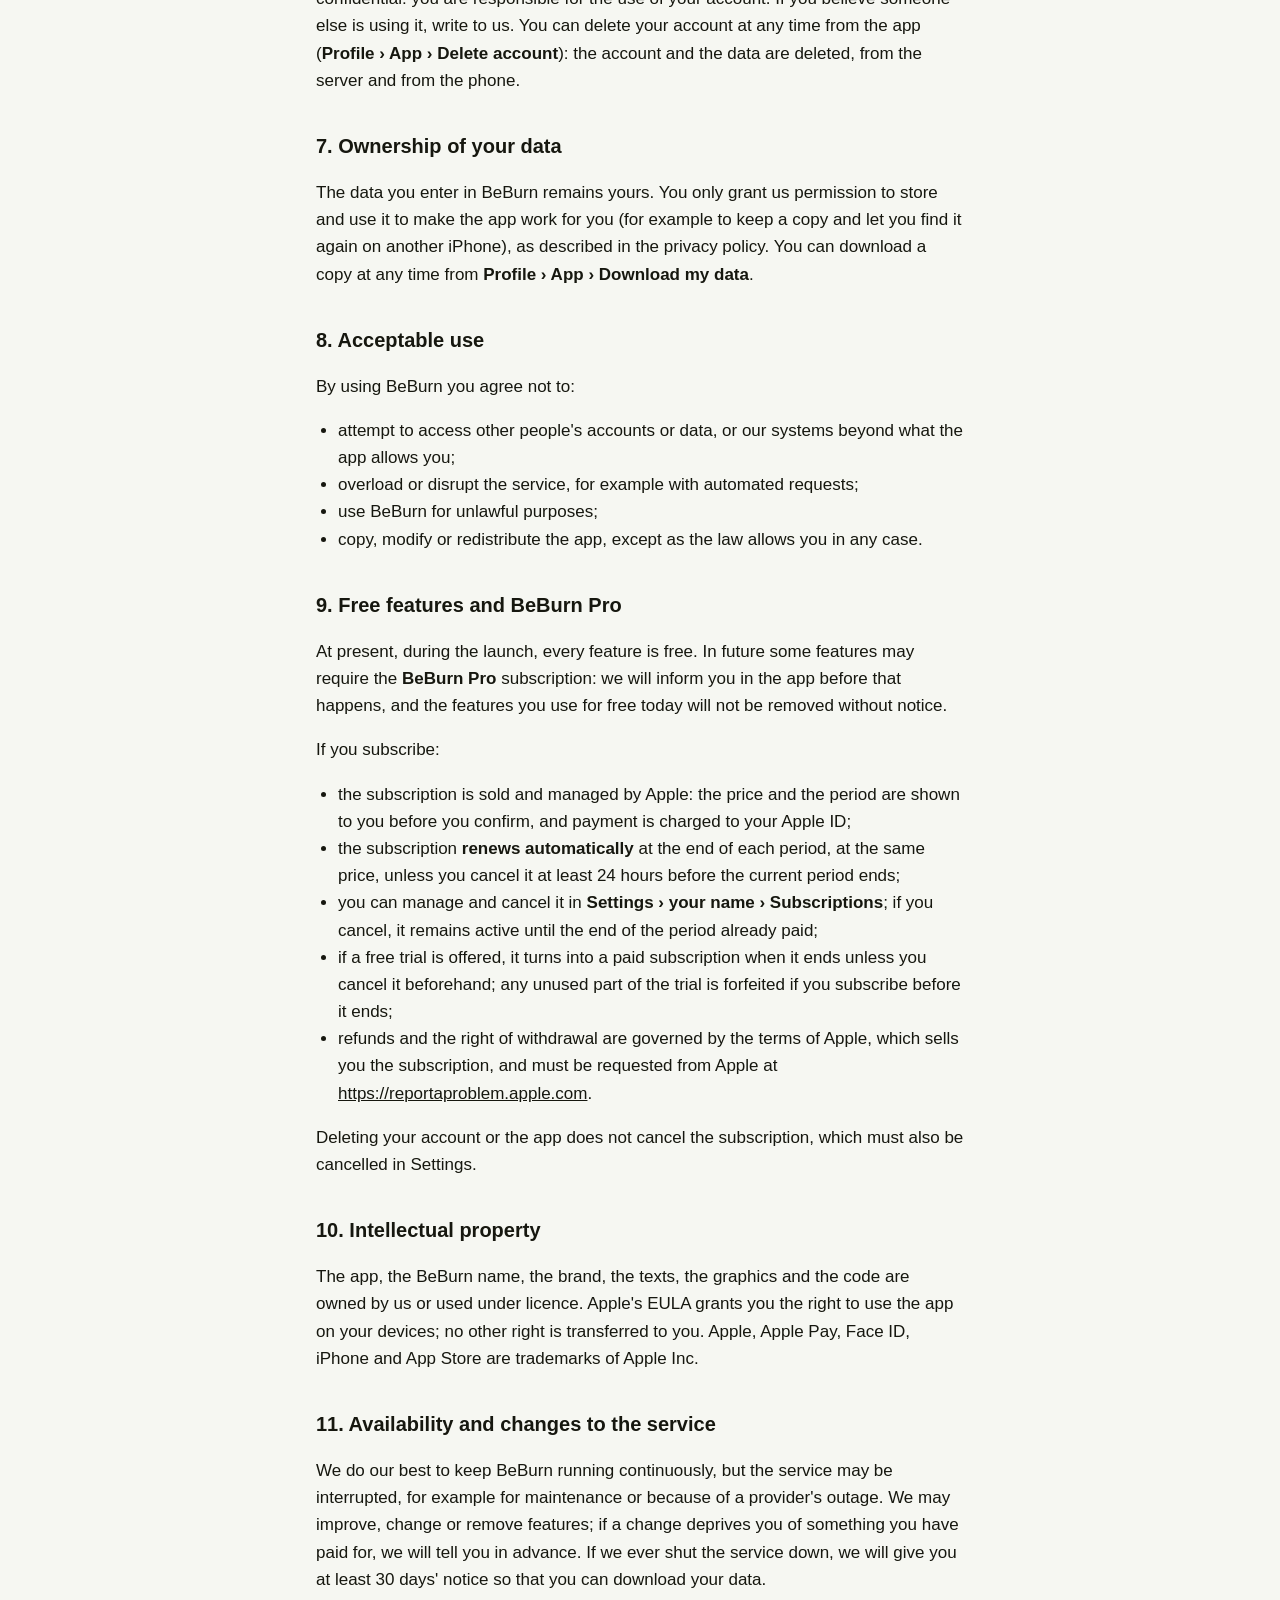
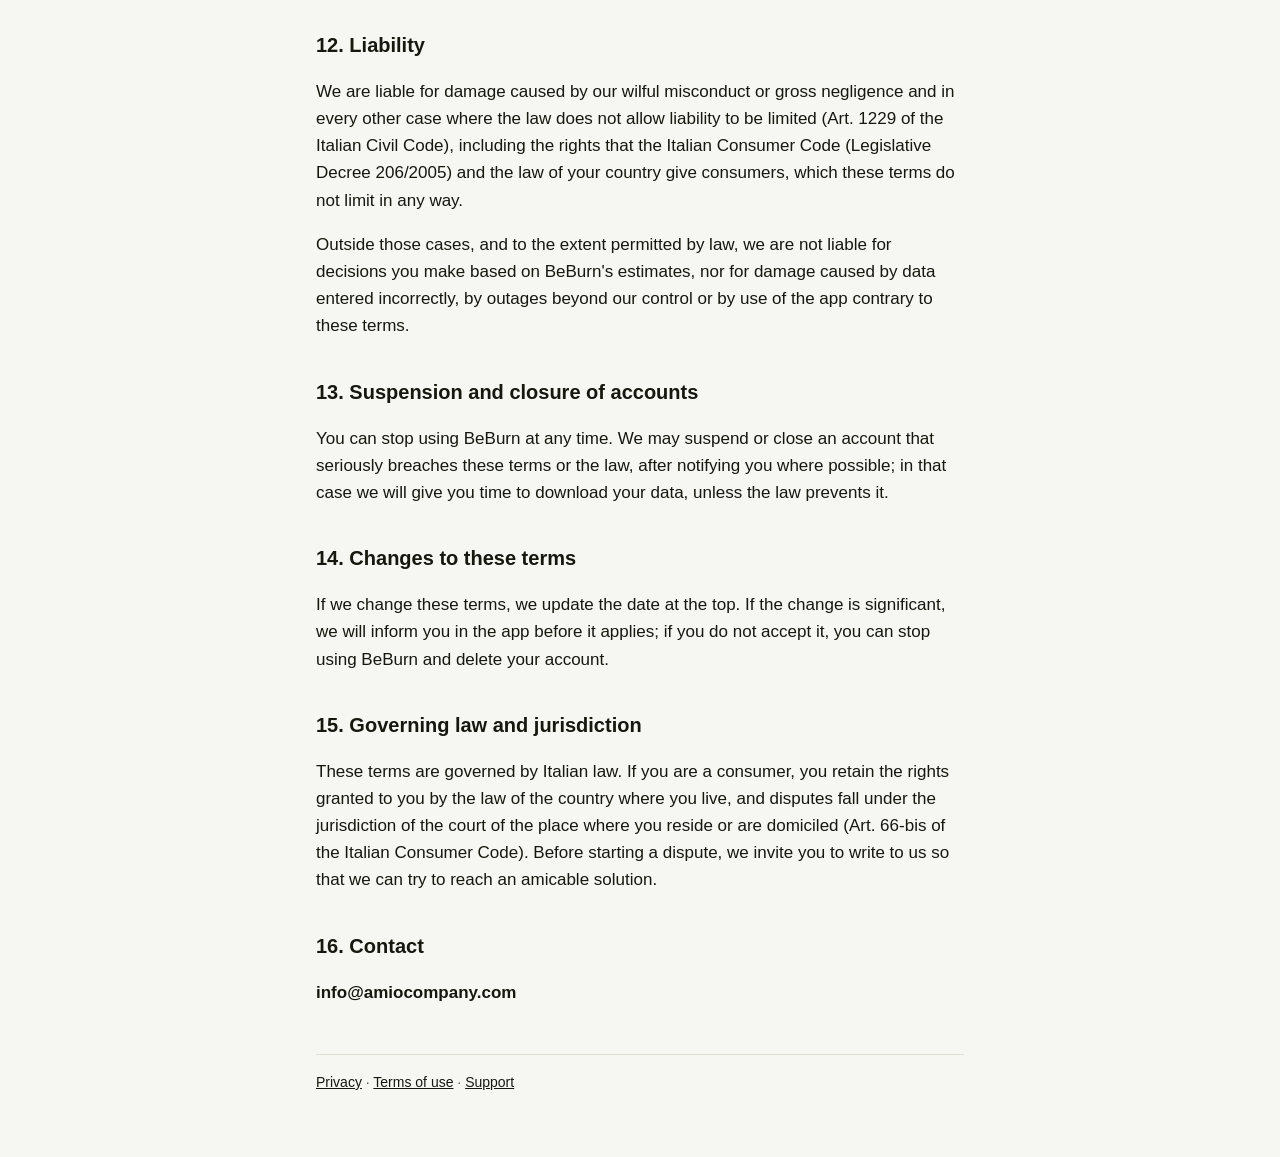
<file: termini/en/index.html>
<!doctype html>
<html lang="en">
<head>
<meta charset="utf-8">
<meta name="viewport" content="width=device-width, initial-scale=1">
<title>Terms of Use · BeBurn</title>
<meta name="description" content="BeBurn terms of use.">
<link rel="stylesheet" href="../../style.css">
</head>
<body>
<main>
<header>
<a class="brand" href="../../en/"><span>B</span>BeBurn</a>
<a class="lang" href="../" hreflang="it">Italiano</a>
</header>
<h1>Terms of Use</h1>
<p class="updated">Last updated: 4 October 2026</p>
<h2>1. Who provides BeBurn and acceptance of these terms</h2>
<p>BeBurn is provided by <strong>Vincenzo Morelli</strong> ("we"), who can be contacted at <strong>info@amiocompany.com</strong>.</p>
<p>By downloading and using BeBurn you accept these terms and Apple's <a href="https://www.apple.com/legal/internet-services/itunes/dev/stdeula/">standard licensed application end user license agreement (EULA)</a>, which governs the licence of every App Store app. In the event of any conflict between the two on the licence of the app, Apple's EULA prevails. The processing of your personal data is described in the <a href="../../privacy/en/">privacy policy</a>.</p>
<p>These terms are a translation of the Italian original; in the event of any discrepancy, the Italian version prevails, without prejudice to your rights as a consumer.</p>
<h2>2. Definitions</h2>
<p>In these terms:</p>
<ul>
<li><strong>"BeBurn"</strong> or <strong>"the app"</strong> means the BeBurn application for iPhone, including its widgets;</li>
<li><strong>"service"</strong> means the features offered through the app, including, if you create an account, keeping a copy of your data on our server;</li>
<li><strong>"account"</strong> means the optional account you can create in the app;</li>
<li><strong>"BeBurn Pro"</strong> means the optional paid subscription, sold and managed by Apple, described in section 9;</li>
<li><strong>"you"</strong> or <strong>"user"</strong> means the person who downloads and uses BeBurn;</li>
<li><strong>"we"</strong> means Vincenzo Morelli, as identified in section 1.</li>
</ul>
<h2>3. What the service does</h2>
<p>BeBurn turns the expenses you enter (assets, routines, subscriptions, purchases, vices) into a daily cost and compares it with what you earn: the cost of the day, the Freedom Hour, hours of work, coffees. The results are <strong>estimates</strong>, based solely on the data you enter and on simplified formulas. If the data is incomplete or incorrect, so are the results.</p>
<h2>4. No advice</h2>
<p>BeBurn does not provide financial, investment, tax or legal advice, and it is not a banking or payment service. The figures and suggestions are for guidance only: for important decisions, consult a professional.</p>
<h2>5. Age requirements</h2>
<p>BeBurn is intended for people aged 14 or over. If you are under 18, you may use it with a parent's permission.</p>
<h2>6. Account</h2>
<p>An account is optional: without one, your data stays only on your iPhone. If you create an account, you must choose a password that you use only for BeBurn and keep it confidential: you are responsible for the use of your account. If you believe someone else is using it, write to us. You can delete your account at any time from the app (<strong>Profile › App › Delete account</strong>): the account and the data are deleted, from the server and from the phone.</p>
<h2>7. Ownership of your data</h2>
<p>The data you enter in BeBurn remains yours. You only grant us permission to store and use it to make the app work for you (for example to keep a copy and let you find it again on another iPhone), as described in the privacy policy. You can download a copy at any time from <strong>Profile › App › Download my data</strong>.</p>
<h2>8. Acceptable use</h2>
<p>By using BeBurn you agree not to:</p>
<ul>
<li>attempt to access other people's accounts or data, or our systems beyond what the app allows you;</li>
<li>overload or disrupt the service, for example with automated requests;</li>
<li>use BeBurn for unlawful purposes;</li>
<li>copy, modify or redistribute the app, except as the law allows you in any case.</li>
</ul>
<h2>9. Free features and BeBurn Pro</h2>
<p>At present, during the launch, every feature is free. In future some features may require the <strong>BeBurn Pro</strong> subscription: we will inform you in the app before that happens, and the features you use for free today will not be removed without notice.</p>
<p>If you subscribe:</p>
<ul>
<li>the subscription is sold and managed by Apple: the price and the period are shown to you before you confirm, and payment is charged to your Apple ID;</li>
<li>the subscription <strong>renews automatically</strong> at the end of each period, at the same price, unless you cancel it at least 24 hours before the current period ends;</li>
<li>you can manage and cancel it in <strong>Settings › your name › Subscriptions</strong>; if you cancel, it remains active until the end of the period already paid;</li>
<li>if a free trial is offered, it turns into a paid subscription when it ends unless you cancel it beforehand; any unused part of the trial is forfeited if you subscribe before it ends;</li>
<li>refunds and the right of withdrawal are governed by the terms of Apple, which sells you the subscription, and must be requested from Apple at <a href="https://reportaproblem.apple.com">https://reportaproblem.apple.com</a>.</li>
</ul>
<p>Deleting your account or the app does not cancel the subscription, which must also be cancelled in Settings.</p>
<h2>10. Intellectual property</h2>
<p>The app, the BeBurn name, the brand, the texts, the graphics and the code are owned by us or used under licence. Apple's EULA grants you the right to use the app on your devices; no other right is transferred to you. Apple, Apple Pay, Face ID, iPhone and App Store are trademarks of Apple Inc.</p>
<h2>11. Availability and changes to the service</h2>
<p>We do our best to keep BeBurn running continuously, but the service may be interrupted, for example for maintenance or because of a provider's outage. We may improve, change or remove features; if a change deprives you of something you have paid for, we will tell you in advance. If we ever shut the service down, we will give you at least 30 days' notice so that you can download your data.</p>
<h2>12. Liability</h2>
<p>We are liable for damage caused by our wilful misconduct or gross negligence and in every other case where the law does not allow liability to be limited (Art. 1229 of the Italian Civil Code), including the rights that the Italian Consumer Code (Legislative Decree 206/2005) and the law of your country give consumers, which these terms do not limit in any way.</p>
<p>Outside those cases, and to the extent permitted by law, we are not liable for decisions you make based on BeBurn's estimates, nor for damage caused by data entered incorrectly, by outages beyond our control or by use of the app contrary to these terms.</p>
<h2>13. Suspension and closure of accounts</h2>
<p>You can stop using BeBurn at any time. We may suspend or close an account that seriously breaches these terms or the law, after notifying you where possible; in that case we will give you time to download your data, unless the law prevents it.</p>
<h2>14. Changes to these terms</h2>
<p>If we change these terms, we update the date at the top. If the change is significant, we will inform you in the app before it applies; if you do not accept it, you can stop using BeBurn and delete your account.</p>
<h2>15. Governing law and jurisdiction</h2>
<p>These terms are governed by Italian law. If you are a consumer, you retain the rights granted to you by the law of the country where you live, and disputes fall under the jurisdiction of the court of the place where you reside or are domiciled (Art. 66-bis of the Italian Consumer Code). Before starting a dispute, we invite you to write to us so that we can try to reach an amicable solution.</p>
<h2>16. Contact</h2>
<p><strong>info@amiocompany.com</strong></p>
<footer><a href="../../privacy/en/">Privacy</a> · <a href="../../termini/en/">Terms of use</a> · <a href="../../supporto/en/">Support</a></footer>
</main>
</body>
</html>
</file>
<file: style.css>
:root {
  --bg: #f6f7f2; --text: #16170f; --muted: #5d5f55; --line: #dfe1d6;
  --accent: #16170f; --mark: #c4f53d; --todo-bg: #fff4c2; --todo-text: #5a4700;
}
@media (prefers-color-scheme: dark) {
  :root:not([data-theme="light"]) {
    --bg: #111210; --text: #f2f3ec; --muted: #a5a79c; --line: #2a2c25;
    --accent: #c4f53d; --mark: #c4f53d; --todo-bg: #3a3310; --todo-text: #ffe68a;
  }
}
* { box-sizing: border-box; }
html { -webkit-text-size-adjust: 100%; }
body {
  margin: 0; background: var(--bg); color: var(--text);
  font: 17px/1.6 -apple-system, BlinkMacSystemFont, "Segoe UI", Roboto, sans-serif;
}
main { max-width: 680px; margin: 0 auto; padding: 40px 16px 64px; }
header { display: flex; align-items: center; justify-content: space-between; gap: 12px; margin-bottom: 32px; }
.brand { font-weight: 800; font-size: 20px; letter-spacing: -0.01em; color: var(--text); text-decoration: none; }
.brand span { background: var(--mark); color: #16170f; padding: 0 6px; border-radius: 6px; margin-right: 6px; }
nav a, .lang { color: var(--muted); font-size: 15px; }
h1 { font-size: 32px; line-height: 1.2; margin: 0 0 8px; letter-spacing: -0.02em; }
h2 { font-size: 20px; margin: 36px 0 8px; }
p, li { color: var(--text); }
.updated { color: var(--muted); font-size: 15px; margin-bottom: 24px; }
a { color: var(--accent); }
ul { padding-left: 22px; }
.todo { background: var(--todo-bg); color: var(--todo-text); padding: 1px 6px; border-radius: 4px; font-weight: 600; }
.draft { border: 1px solid var(--line); border-radius: 12px; padding: 12px 16px; color: var(--muted); font-size: 15px; }
footer { margin-top: 48px; padding-top: 16px; border-top: 1px solid var(--line); color: var(--muted); font-size: 14px; }
.links { display: grid; gap: 12px; margin-top: 24px; }
.links a { display: block; padding: 16px; border: 1px solid var(--line); border-radius: 12px; text-decoration: none; color: var(--text); font-weight: 600; }
h3 { font-size: 17px; margin: 24px 0 4px; }
code { font: 15px ui-monospace, SFMono-Regular, Menlo, monospace; }
.table { overflow-x: auto; margin: 12px 0; }
table { border-collapse: collapse; width: 100%; font-size: 15px; }
th, td { text-align: left; vertical-align: top; padding: 8px 10px; border-bottom: 1px solid var(--line); }
th { color: var(--muted); font-weight: 600; }
</file>
